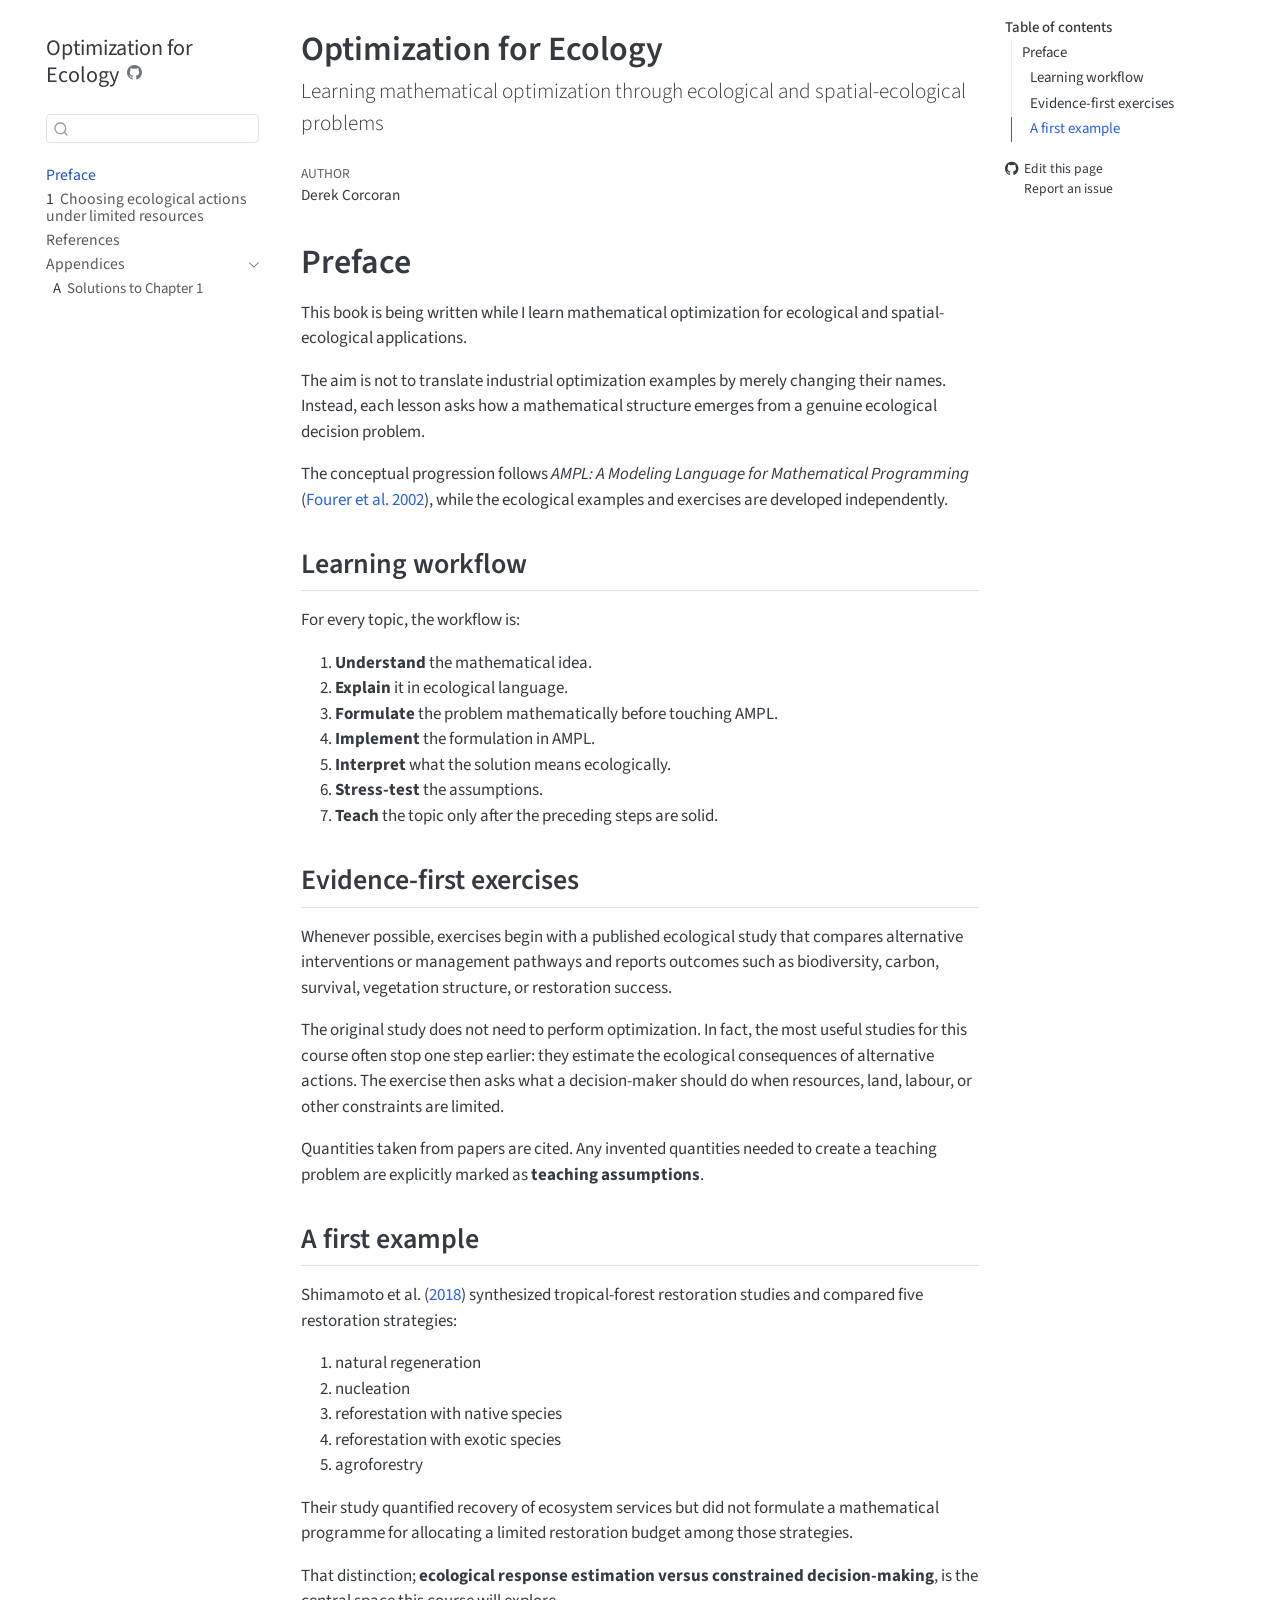
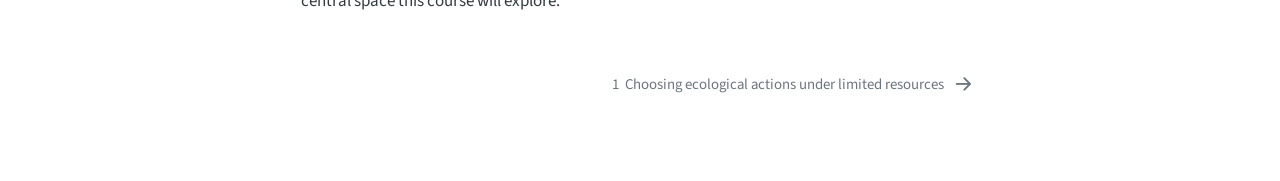
<file: docs/index.html>
<!DOCTYPE html>
<html xmlns="http://www.w3.org/1999/xhtml" lang="en" xml:lang="en"><head>

<meta charset="utf-8">
<meta name="generator" content="quarto-1.9.38">

<meta name="viewport" content="width=device-width, initial-scale=1.0, user-scalable=yes">

<meta name="author" content="Derek Corcoran">

<title>Optimization for Ecology</title>
<style>
/* Default styles provided by pandoc.
** See https://pandoc.org/MANUAL.html#variables-for-html for config info.
*/
code{white-space: pre-wrap;}
span.smallcaps{font-variant: small-caps;}
div.columns{display: flex; gap: min(4vw, 1.5em);}
div.column{flex: auto; overflow-x: auto;}
div.hanging-indent{margin-left: 1.5em; text-indent: -1.5em;}
ul.task-list{list-style: none;}
ul.task-list li input[type="checkbox"] {
  width: 0.8em;
  margin: 0 0.8em 0.2em -1em; /* quarto-specific, see https://github.com/quarto-dev/quarto-cli/issues/4556 */ 
  vertical-align: middle;
}
/* CSS for citations */
div.csl-bib-body { }
div.csl-entry {
  clear: both;
}
.hanging-indent div.csl-entry {
  margin-left:2em;
  text-indent:-2em;
}
div.csl-left-margin {
  min-width:2em;
  float:left;
}
div.csl-right-inline {
  margin-left:2em;
  padding-left:1em;
}
div.csl-indent {
  margin-left: 2em;
}</style>


<script src="site_libs/quarto-nav/quarto-nav.js"></script>
<script src="site_libs/quarto-nav/headroom.min.js"></script>
<script src="site_libs/clipboard/clipboard.min.js"></script>
<script src="site_libs/quarto-search/autocomplete.umd.js"></script>
<script src="site_libs/quarto-search/fuse.min.js"></script>
<script src="site_libs/quarto-search/quarto-search.js"></script>
<meta name="quarto:offset" content="./">
<link href="./chapters/01-ecological-actions.html" rel="next">
<script src="site_libs/quarto-html/quarto.js" type="module"></script>
<script src="site_libs/quarto-html/tabsets/tabsets.js" type="module"></script>
<script src="site_libs/quarto-html/popper.min.js"></script>
<script src="site_libs/quarto-html/tippy.umd.min.js"></script>
<script src="site_libs/quarto-html/anchor.min.js"></script>
<link href="site_libs/quarto-html/tippy.css" rel="stylesheet">
<link href="site_libs/quarto-html/quarto-syntax-highlighting-15634bcf2e68342d4ad2dfa704d543f6.css" rel="stylesheet" id="quarto-text-highlighting-styles">
<script src="site_libs/bootstrap/bootstrap.min.js"></script>
<link href="site_libs/bootstrap/bootstrap-icons.css" rel="stylesheet">
<link href="site_libs/bootstrap/bootstrap-33cc1de2f6350b3e2de4fe917c7624d9.min.css" rel="stylesheet" append-hash="true" id="quarto-bootstrap" data-mode="light">
<script id="quarto-search-options" type="application/json">{
  "location": "sidebar",
  "copy-button": false,
  "collapse-after": 3,
  "panel-placement": "start",
  "type": "textbox",
  "limit": 50,
  "keyboard-shortcut": [
    "f",
    "/",
    "s"
  ],
  "show-item-context": false,
  "language": {
    "search-no-results-text": "No results",
    "search-matching-documents-text": "matching documents",
    "search-copy-link-title": "Copy link to search",
    "search-hide-matches-text": "Hide additional matches",
    "search-more-match-text": "more match in this document",
    "search-more-matches-text": "more matches in this document",
    "search-clear-button-title": "Clear",
    "search-text-placeholder": "",
    "search-detached-cancel-button-title": "Cancel",
    "search-submit-button-title": "Submit",
    "search-label": "Search"
  }
}</script>


</head>

<body class="nav-sidebar floating quarto-light">

<div id="quarto-search-results"></div>
  <header id="quarto-header" class="headroom fixed-top">
  <nav class="quarto-secondary-nav">
    <div class="container-fluid d-flex">
      <button type="button" class="quarto-btn-toggle btn" data-bs-toggle="collapse" role="button" data-bs-target=".quarto-sidebar-collapse-item" aria-controls="quarto-sidebar" aria-expanded="false" aria-label="Toggle sidebar navigation" onclick="if (window.quartoToggleHeadroom) { window.quartoToggleHeadroom(); }">
        <i class="bi bi-layout-text-sidebar-reverse"></i>
      </button>
        <nav class="quarto-page-breadcrumbs" aria-label="breadcrumb"><ol class="breadcrumb"><li class="breadcrumb-item"><a href="./index.html">Preface</a></li></ol></nav>
        <a class="flex-grow-1" role="navigation" data-bs-toggle="collapse" data-bs-target=".quarto-sidebar-collapse-item" aria-controls="quarto-sidebar" aria-expanded="false" aria-label="Toggle sidebar navigation" onclick="if (window.quartoToggleHeadroom) { window.quartoToggleHeadroom(); }">      
        </a>
      <button type="button" class="btn quarto-search-button" aria-label="Search" onclick="window.quartoOpenSearch();">
        <i class="bi bi-search"></i>
      </button>
    </div>
  </nav>
</header>
<!-- content -->
<div id="quarto-content" class="quarto-container page-columns page-rows-contents page-layout-article">
<!-- sidebar -->
  <nav id="quarto-sidebar" class="sidebar collapse collapse-horizontal quarto-sidebar-collapse-item sidebar-navigation floating overflow-auto">
    <div class="pt-lg-2 mt-2 text-left sidebar-header">
    <div class="sidebar-title mb-0 py-0">
      <a href="./">Optimization for Ecology</a> 
        <div class="sidebar-tools-main">
    <a href="https://github.com/derek-corcoran-barrios/optimization-for-ecology" title="Source Code" class="quarto-navigation-tool px-1" aria-label="Source Code"><i class="bi bi-github"></i></a>
</div>
    </div>
      </div>
        <div class="mt-2 flex-shrink-0 align-items-center">
        <div class="sidebar-search">
        <div id="quarto-search" class="" title="Search"></div>
        </div>
        </div>
    <div class="sidebar-menu-container"> 
    <ul class="list-unstyled mt-1">
        <li class="sidebar-item">
  <div class="sidebar-item-container"> 
  <a href="./index.html" class="sidebar-item-text sidebar-link active">
 <span class="menu-text">Preface</span></a>
  </div>
</li>
        <li class="sidebar-item">
  <div class="sidebar-item-container"> 
  <a href="./chapters/01-ecological-actions.html" class="sidebar-item-text sidebar-link">
 <span class="menu-text"><span class="chapter-number">1</span>&nbsp; <span class="chapter-title">Choosing ecological actions under limited resources</span></span></a>
  </div>
</li>
        <li class="sidebar-item">
  <div class="sidebar-item-container"> 
  <a href="./references.html" class="sidebar-item-text sidebar-link">
 <span class="menu-text">References</span></a>
  </div>
</li>
        <li class="sidebar-item sidebar-item-section">
      <div class="sidebar-item-container"> 
            <a class="sidebar-item-text sidebar-link text-start" data-bs-toggle="collapse" data-bs-target="#quarto-sidebar-section-1" role="navigation" aria-expanded="true">
 <span class="menu-text">Appendices</span></a>
          <a class="sidebar-item-toggle text-start" data-bs-toggle="collapse" data-bs-target="#quarto-sidebar-section-1" role="navigation" aria-expanded="true" aria-label="Toggle section">
            <i class="bi bi-chevron-right ms-2"></i>
          </a> 
      </div>
      <ul id="quarto-sidebar-section-1" class="collapse list-unstyled sidebar-section depth1 show">  
          <li class="sidebar-item">
  <div class="sidebar-item-container"> 
  <a href="./solutions/01-solutions.html" class="sidebar-item-text sidebar-link">
 <span class="menu-text"><span class="chapter-number">A</span>&nbsp; <span class="chapter-title">Solutions to Chapter 1</span></span></a>
  </div>
</li>
      </ul>
  </li>
    </ul>
    </div>
</nav>
<div id="quarto-sidebar-glass" class="quarto-sidebar-collapse-item" data-bs-toggle="collapse" data-bs-target=".quarto-sidebar-collapse-item"></div>
<!-- margin-sidebar -->
    <div id="quarto-margin-sidebar" class="sidebar margin-sidebar">
        <nav id="TOC" role="doc-toc" class="toc-active">
    <h2 id="toc-title">Table of contents</h2>
   
  <ul>
  <li><a href="#preface" id="toc-preface" class="nav-link active" data-scroll-target="#preface">Preface</a>
  <ul class="collapse">
  <li><a href="#learning-workflow" id="toc-learning-workflow" class="nav-link" data-scroll-target="#learning-workflow">Learning workflow</a></li>
  <li><a href="#evidence-first-exercises" id="toc-evidence-first-exercises" class="nav-link" data-scroll-target="#evidence-first-exercises">Evidence-first exercises</a></li>
  <li><a href="#a-first-example" id="toc-a-first-example" class="nav-link" data-scroll-target="#a-first-example">A first example</a></li>
  </ul></li>
  </ul>
<div class="toc-actions"><ul><li><a href="https://github.com/derek-corcoran-barrios/optimization-for-ecology/edit/main/index.qmd" class="toc-action"><i class="bi bi-github"></i>Edit this page</a></li><li><a href="https://github.com/derek-corcoran-barrios/optimization-for-ecology/issues/new" class="toc-action"><i class="bi empty"></i>Report an issue</a></li></ul></div></nav>
    </div>
<!-- main -->
<main class="content" id="quarto-document-content">

<header id="title-block-header" class="quarto-title-block default">
<div class="quarto-title">
<h1 class="title">Optimization for Ecology</h1>
<p class="subtitle lead">Learning mathematical optimization through ecological and spatial-ecological problems</p>
</div>



<div class="quarto-title-meta">

    <div>
    <div class="quarto-title-meta-heading">Author</div>
    <div class="quarto-title-meta-contents">
             <p>Derek Corcoran </p>
          </div>
  </div>
    
  
    
  </div>
  


</header>


<section id="preface" class="level1 unnumbered">
<h1 class="unnumbered">Preface</h1>
<p>This book is being written while I learn mathematical optimization for ecological and spatial-ecological applications.</p>
<p>The aim is not to translate industrial optimization examples by merely changing their names. Instead, each lesson asks how a mathematical structure emerges from a genuine ecological decision problem.</p>
<p>The conceptual progression follows <em>AMPL: A Modeling Language for Mathematical Programming</em> <span class="citation" data-cites="fourer2002ampl">(<a href="references.html#ref-fourer2002ampl" role="doc-biblioref">Fourer et al. 2002</a>)</span>, while the ecological examples and exercises are developed independently.</p>
<section id="learning-workflow" class="level2">
<h2 class="anchored" data-anchor-id="learning-workflow">Learning workflow</h2>
<p>For every topic, the workflow is:</p>
<ol type="1">
<li><strong>Understand</strong> the mathematical idea.</li>
<li><strong>Explain</strong> it in ecological language.</li>
<li><strong>Formulate</strong> the problem mathematically before touching AMPL.</li>
<li><strong>Implement</strong> the formulation in AMPL.</li>
<li><strong>Interpret</strong> what the solution means ecologically.</li>
<li><strong>Stress-test</strong> the assumptions.</li>
<li><strong>Teach</strong> the topic only after the preceding steps are solid.</li>
</ol>
</section>
<section id="evidence-first-exercises" class="level2">
<h2 class="anchored" data-anchor-id="evidence-first-exercises">Evidence-first exercises</h2>
<p>Whenever possible, exercises begin with a published ecological study that compares alternative interventions or management pathways and reports outcomes such as biodiversity, carbon, survival, vegetation structure, or restoration success.</p>
<p>The original study does not need to perform optimization. In fact, the most useful studies for this course often stop one step earlier: they estimate the ecological consequences of alternative actions. The exercise then asks what a decision-maker should do when resources, land, labour, or other constraints are limited.</p>
<p>Quantities taken from papers are cited. Any invented quantities needed to create a teaching problem are explicitly marked as <strong>teaching assumptions</strong>.</p>
</section>
<section id="a-first-example" class="level2">
<h2 class="anchored" data-anchor-id="a-first-example">A first example</h2>
<p>Shimamoto et al. <span class="citation" data-cites="shimamoto2018">(<a href="references.html#ref-shimamoto2018" role="doc-biblioref">2018</a>)</span> synthesized tropical-forest restoration studies and compared five restoration strategies:</p>
<ol type="1">
<li>natural regeneration</li>
<li>nucleation</li>
<li>reforestation with native species</li>
<li>reforestation with exotic species</li>
<li>agroforestry</li>
</ol>
<p>Their study quantified recovery of ecosystem services but did not formulate a mathematical programme for allocating a limited restoration budget among those strategies.</p>
<p>That distinction; <strong>ecological response estimation versus constrained decision-making</strong>, is the central space this course will explore.</p>


<div id="refs" class="references csl-bib-body hanging-indent" role="list" style="display: none">
<div id="ref-fourer2002ampl" class="csl-entry" role="listitem">
Fourer, Robert, David M. Gay, and Brian W. Kernighan. 2002. <em>AMPL: A Modeling Language for Mathematical Programming</em>. 2nd ed. Duxbury/Thomson. <a href="https://ampl.com/wp-content/uploads/BOOK.pdf">https://ampl.com/wp-content/uploads/BOOK.pdf</a>.
</div>
<div id="ref-shimamoto2018" class="csl-entry" role="listitem">
Shimamoto, Claudia Y., André A. Padial, Clarissa M. da Rosa, and Márcia C. M. Marques. 2018. <span>“Restoration of Ecosystem Services in Tropical Forests: A Global Meta-Analysis.”</span> <em>PLOS ONE</em> 13 (12): e0208523. <a href="https://doi.org/10.1371/journal.pone.0208523">https://doi.org/10.1371/journal.pone.0208523</a>.
</div>
</div>
</section>
</section>

</main> <!-- /main -->
<script id="quarto-html-after-body" type="application/javascript">
  window.document.addEventListener("DOMContentLoaded", function (event) {
    const icon = "";
    const anchorJS = new window.AnchorJS();
    anchorJS.options = {
      placement: 'right',
      icon: icon
    };
    anchorJS.add('.anchored');
    const isCodeAnnotation = (el) => {
      for (const clz of el.classList) {
        if (clz.startsWith('code-annotation-')) {                     
          return true;
        }
      }
      return false;
    }
    const onCopySuccess = function(e) {
      // button target
      const button = e.trigger;
      // don't keep focus
      button.blur();
      // flash "checked"
      button.classList.add('code-copy-button-checked');
      var currentTitle = button.getAttribute("title");
      button.setAttribute("title", "Copied!");
      let tooltip;
      if (window.bootstrap) {
        button.setAttribute("data-bs-toggle", "tooltip");
        button.setAttribute("data-bs-placement", "left");
        button.setAttribute("data-bs-title", "Copied!");
        tooltip = new bootstrap.Tooltip(button, 
          { trigger: "manual", 
            customClass: "code-copy-button-tooltip",
            offset: [0, -8]});
        tooltip.show();    
      }
      setTimeout(function() {
        if (tooltip) {
          tooltip.hide();
          button.removeAttribute("data-bs-title");
          button.removeAttribute("data-bs-toggle");
          button.removeAttribute("data-bs-placement");
        }
        button.setAttribute("title", currentTitle);
        button.classList.remove('code-copy-button-checked');
      }, 1000);
      // clear code selection
      e.clearSelection();
    }
    const getTextToCopy = function(trigger) {
      const outerScaffold = trigger.parentElement.cloneNode(true);
      const codeEl = outerScaffold.querySelector('code');
      for (const childEl of codeEl.children) {
        if (isCodeAnnotation(childEl)) {
          childEl.remove();
        }
      }
      return codeEl.innerText;
    }
    const clipboard = new window.ClipboardJS('.code-copy-button:not([data-in-quarto-modal])', {
      text: getTextToCopy
    });
    clipboard.on('success', onCopySuccess);
    if (window.document.getElementById('quarto-embedded-source-code-modal')) {
      const clipboardModal = new window.ClipboardJS('.code-copy-button[data-in-quarto-modal]', {
        text: getTextToCopy,
        container: window.document.getElementById('quarto-embedded-source-code-modal')
      });
      clipboardModal.on('success', onCopySuccess);
    }
      var localhostRegex = new RegExp(/^(?:http|https):\/\/localhost\:?[0-9]*\//);
      var mailtoRegex = new RegExp(/^mailto:/);
        var filterRegex = new RegExp('/' + window.location.host + '/');
      var isInternal = (href) => {
          return filterRegex.test(href) || localhostRegex.test(href) || mailtoRegex.test(href);
      }
      // Inspect non-navigation links and adorn them if external
     var links = window.document.querySelectorAll('a[href]:not(.nav-link):not(.navbar-brand):not(.toc-action):not(.sidebar-link):not(.sidebar-item-toggle):not(.pagination-link):not(.no-external):not([aria-hidden]):not(.dropdown-item):not(.quarto-navigation-tool):not(.about-link)');
      for (var i=0; i<links.length; i++) {
        const link = links[i];
        if (!isInternal(link.href)) {
          // undo the damage that might have been done by quarto-nav.js in the case of
          // links that we want to consider external
          if (link.dataset.originalHref !== undefined) {
            link.href = link.dataset.originalHref;
          }
        }
      }
    function tippyHover(el, contentFn, onTriggerFn, onUntriggerFn) {
      const config = {
        allowHTML: true,
        maxWidth: 500,
        delay: 100,
        arrow: false,
        appendTo: function(el) {
            return el.parentElement;
        },
        interactive: true,
        interactiveBorder: 10,
        theme: 'quarto',
        placement: 'bottom-start',
      };
      if (contentFn) {
        config.content = contentFn;
      }
      if (onTriggerFn) {
        config.onTrigger = onTriggerFn;
      }
      if (onUntriggerFn) {
        config.onUntrigger = onUntriggerFn;
      }
      window.tippy(el, config); 
    }
    const noterefs = window.document.querySelectorAll('a[role="doc-noteref"]');
    for (var i=0; i<noterefs.length; i++) {
      const ref = noterefs[i];
      tippyHover(ref, function() {
        // use id or data attribute instead here
        let href = ref.getAttribute('data-footnote-href') || ref.getAttribute('href');
        try { href = new URL(href).hash; } catch {}
        const id = href.replace(/^#\/?/, "");
        const note = window.document.getElementById(id);
        if (note) {
          return note.innerHTML;
        } else {
          return "";
        }
      });
    }
    const xrefs = window.document.querySelectorAll('a.quarto-xref');
    const processXRef = (id, note) => {
      // Strip column container classes
      const stripColumnClz = (el) => {
        el.classList.remove("page-full", "page-columns");
        if (el.children) {
          for (const child of el.children) {
            stripColumnClz(child);
          }
        }
      }
      stripColumnClz(note)
      if (id === null || id.startsWith('sec-')) {
        // Special case sections, only their first couple elements
        const container = document.createElement("div");
        if (note.children && note.children.length > 2) {
          container.appendChild(note.children[0].cloneNode(true));
          for (let i = 1; i < note.children.length; i++) {
            const child = note.children[i];
            if (child.tagName === "P" && child.innerText === "") {
              continue;
            } else {
              container.appendChild(child.cloneNode(true));
              break;
            }
          }
          if (window.Quarto?.typesetMath) {
            window.Quarto.typesetMath(container);
          }
          return container.innerHTML
        } else {
          if (window.Quarto?.typesetMath) {
            window.Quarto.typesetMath(note);
          }
          return note.innerHTML;
        }
      } else {
        // Remove any anchor links if they are present
        const anchorLink = note.querySelector('a.anchorjs-link');
        if (anchorLink) {
          anchorLink.remove();
        }
        if (window.Quarto?.typesetMath) {
          window.Quarto.typesetMath(note);
        }
        if (note.classList.contains("callout")) {
          return note.outerHTML;
        } else {
          return note.innerHTML;
        }
      }
    }
    for (var i=0; i<xrefs.length; i++) {
      const xref = xrefs[i];
      tippyHover(xref, undefined, function(instance) {
        instance.disable();
        let url = xref.getAttribute('href');
        let hash = undefined; 
        if (url.startsWith('#')) {
          hash = url;
        } else {
          try { hash = new URL(url).hash; } catch {}
        }
        if (hash) {
          const id = hash.replace(/^#\/?/, "");
          const note = window.document.getElementById(id);
          if (note !== null) {
            try {
              const html = processXRef(id, note.cloneNode(true));
              instance.setContent(html);
            } finally {
              instance.enable();
              instance.show();
            }
          } else {
            // See if we can fetch this
            fetch(url.split('#')[0])
            .then(res => res.text())
            .then(html => {
              const parser = new DOMParser();
              const htmlDoc = parser.parseFromString(html, "text/html");
              const note = htmlDoc.getElementById(id);
              if (note !== null) {
                const html = processXRef(id, note);
                instance.setContent(html);
              } 
            }).finally(() => {
              instance.enable();
              instance.show();
            });
          }
        } else {
          // See if we can fetch a full url (with no hash to target)
          // This is a special case and we should probably do some content thinning / targeting
          fetch(url)
          .then(res => res.text())
          .then(html => {
            const parser = new DOMParser();
            const htmlDoc = parser.parseFromString(html, "text/html");
            const note = htmlDoc.querySelector('main.content');
            if (note !== null) {
              // This should only happen for chapter cross references
              // (since there is no id in the URL)
              // remove the first header
              if (note.children.length > 0 && note.children[0].tagName === "HEADER") {
                note.children[0].remove();
              }
              const html = processXRef(null, note);
              instance.setContent(html);
            } 
          }).finally(() => {
            instance.enable();
            instance.show();
          });
        }
      }, function(instance) {
      });
    }
        let selectedAnnoteEl;
        const selectorForAnnotation = ( cell, annotation) => {
          let cellAttr = 'data-code-cell="' + cell + '"';
          let lineAttr = 'data-code-annotation="' +  annotation + '"';
          const selector = 'span[' + cellAttr + '][' + lineAttr + ']';
          return selector;
        }
        const selectCodeLines = (annoteEl) => {
          const doc = window.document;
          const targetCell = annoteEl.getAttribute("data-target-cell");
          const targetAnnotation = annoteEl.getAttribute("data-target-annotation");
          const annoteSpan = window.document.querySelector(selectorForAnnotation(targetCell, targetAnnotation));
          const lines = annoteSpan.getAttribute("data-code-lines").split(",");
          const lineIds = lines.map((line) => {
            return targetCell + "-" + line;
          })
          let top = null;
          let height = null;
          let parent = null;
          if (lineIds.length > 0) {
              //compute the position of the single el (top and bottom and make a div)
              const el = window.document.getElementById(lineIds[0]);
              top = el.offsetTop;
              height = el.offsetHeight;
              parent = el.parentElement.parentElement;
            if (lineIds.length > 1) {
              const lastEl = window.document.getElementById(lineIds[lineIds.length - 1]);
              const bottom = lastEl.offsetTop + lastEl.offsetHeight;
              height = bottom - top;
            }
            if (top !== null && height !== null && parent !== null) {
              // cook up a div (if necessary) and position it 
              let div = window.document.getElementById("code-annotation-line-highlight");
              if (div === null) {
                div = window.document.createElement("div");
                div.setAttribute("id", "code-annotation-line-highlight");
                div.style.position = 'absolute';
                parent.appendChild(div);
              }
              div.style.top = top - 2 + "px";
              div.style.height = height + 4 + "px";
              div.style.left = 0;
              let gutterDiv = window.document.getElementById("code-annotation-line-highlight-gutter");
              if (gutterDiv === null) {
                gutterDiv = window.document.createElement("div");
                gutterDiv.setAttribute("id", "code-annotation-line-highlight-gutter");
                gutterDiv.style.position = 'absolute';
                const codeCell = window.document.getElementById(targetCell);
                const gutter = codeCell.querySelector('.code-annotation-gutter');
                gutter.appendChild(gutterDiv);
              }
              gutterDiv.style.top = top - 2 + "px";
              gutterDiv.style.height = height + 4 + "px";
            }
            selectedAnnoteEl = annoteEl;
          }
        };
        const unselectCodeLines = () => {
          const elementsIds = ["code-annotation-line-highlight", "code-annotation-line-highlight-gutter"];
          elementsIds.forEach((elId) => {
            const div = window.document.getElementById(elId);
            if (div) {
              div.remove();
            }
          });
          selectedAnnoteEl = undefined;
        };
          // Handle positioning of the toggle
      window.addEventListener(
        "resize",
        throttle(() => {
          elRect = undefined;
          if (selectedAnnoteEl) {
            selectCodeLines(selectedAnnoteEl);
          }
        }, 10)
      );
      function throttle(fn, ms) {
      let throttle = false;
      let timer;
        return (...args) => {
          if(!throttle) { // first call gets through
              fn.apply(this, args);
              throttle = true;
          } else { // all the others get throttled
              if(timer) clearTimeout(timer); // cancel #2
              timer = setTimeout(() => {
                fn.apply(this, args);
                timer = throttle = false;
              }, ms);
          }
        };
      }
        // Attach click handler to the DT
        const annoteDls = window.document.querySelectorAll('dt[data-target-cell]');
        for (const annoteDlNode of annoteDls) {
          annoteDlNode.addEventListener('click', (event) => {
            const clickedEl = event.target;
            if (clickedEl !== selectedAnnoteEl) {
              unselectCodeLines();
              const activeEl = window.document.querySelector('dt[data-target-cell].code-annotation-active');
              if (activeEl) {
                activeEl.classList.remove('code-annotation-active');
              }
              selectCodeLines(clickedEl);
              clickedEl.classList.add('code-annotation-active');
            } else {
              // Unselect the line
              unselectCodeLines();
              clickedEl.classList.remove('code-annotation-active');
            }
          });
        }
    const findCites = (el) => {
      const parentEl = el.parentElement;
      if (parentEl) {
        const cites = parentEl.dataset.cites;
        if (cites) {
          return {
            el,
            cites: cites.split(' ')
          };
        } else {
          return findCites(el.parentElement)
        }
      } else {
        return undefined;
      }
    };
    var bibliorefs = window.document.querySelectorAll('a[role="doc-biblioref"]');
    for (var i=0; i<bibliorefs.length; i++) {
      const ref = bibliorefs[i];
      const citeInfo = findCites(ref);
      if (citeInfo) {
        tippyHover(citeInfo.el, function() {
          var popup = window.document.createElement('div');
          citeInfo.cites.forEach(function(cite) {
            var citeDiv = window.document.createElement('div');
            citeDiv.classList.add('hanging-indent');
            citeDiv.classList.add('csl-entry');
            var biblioDiv = window.document.getElementById('ref-' + cite);
            if (biblioDiv) {
              citeDiv.innerHTML = biblioDiv.innerHTML;
            }
            popup.appendChild(citeDiv);
          });
          return popup.innerHTML;
        });
      }
    }
  });
  </script>
<nav class="page-navigation">
  <div class="nav-page nav-page-previous">
  </div>
  <div class="nav-page nav-page-next">
      <a href="./chapters/01-ecological-actions.html" class="pagination-link" aria-label="Choosing ecological actions under limited resources">
        <span class="nav-page-text"><span class="chapter-number">1</span>&nbsp; <span class="chapter-title">Choosing ecological actions under limited resources</span></span> <i class="bi bi-arrow-right-short"></i>
      </a>
  </div>
</nav>
</div> <!-- /content -->




<footer class="footer"><div class="nav-footer"><div class="nav-footer-center"><div class="toc-actions d-sm-block d-md-none"><ul><li><a href="https://github.com/derek-corcoran-barrios/optimization-for-ecology/edit/main/index.qmd" class="toc-action"><i class="bi bi-github"></i>Edit this page</a></li><li><a href="https://github.com/derek-corcoran-barrios/optimization-for-ecology/issues/new" class="toc-action"><i class="bi empty"></i>Report an issue</a></li></ul></div></div></div></footer></body></html>
</file>
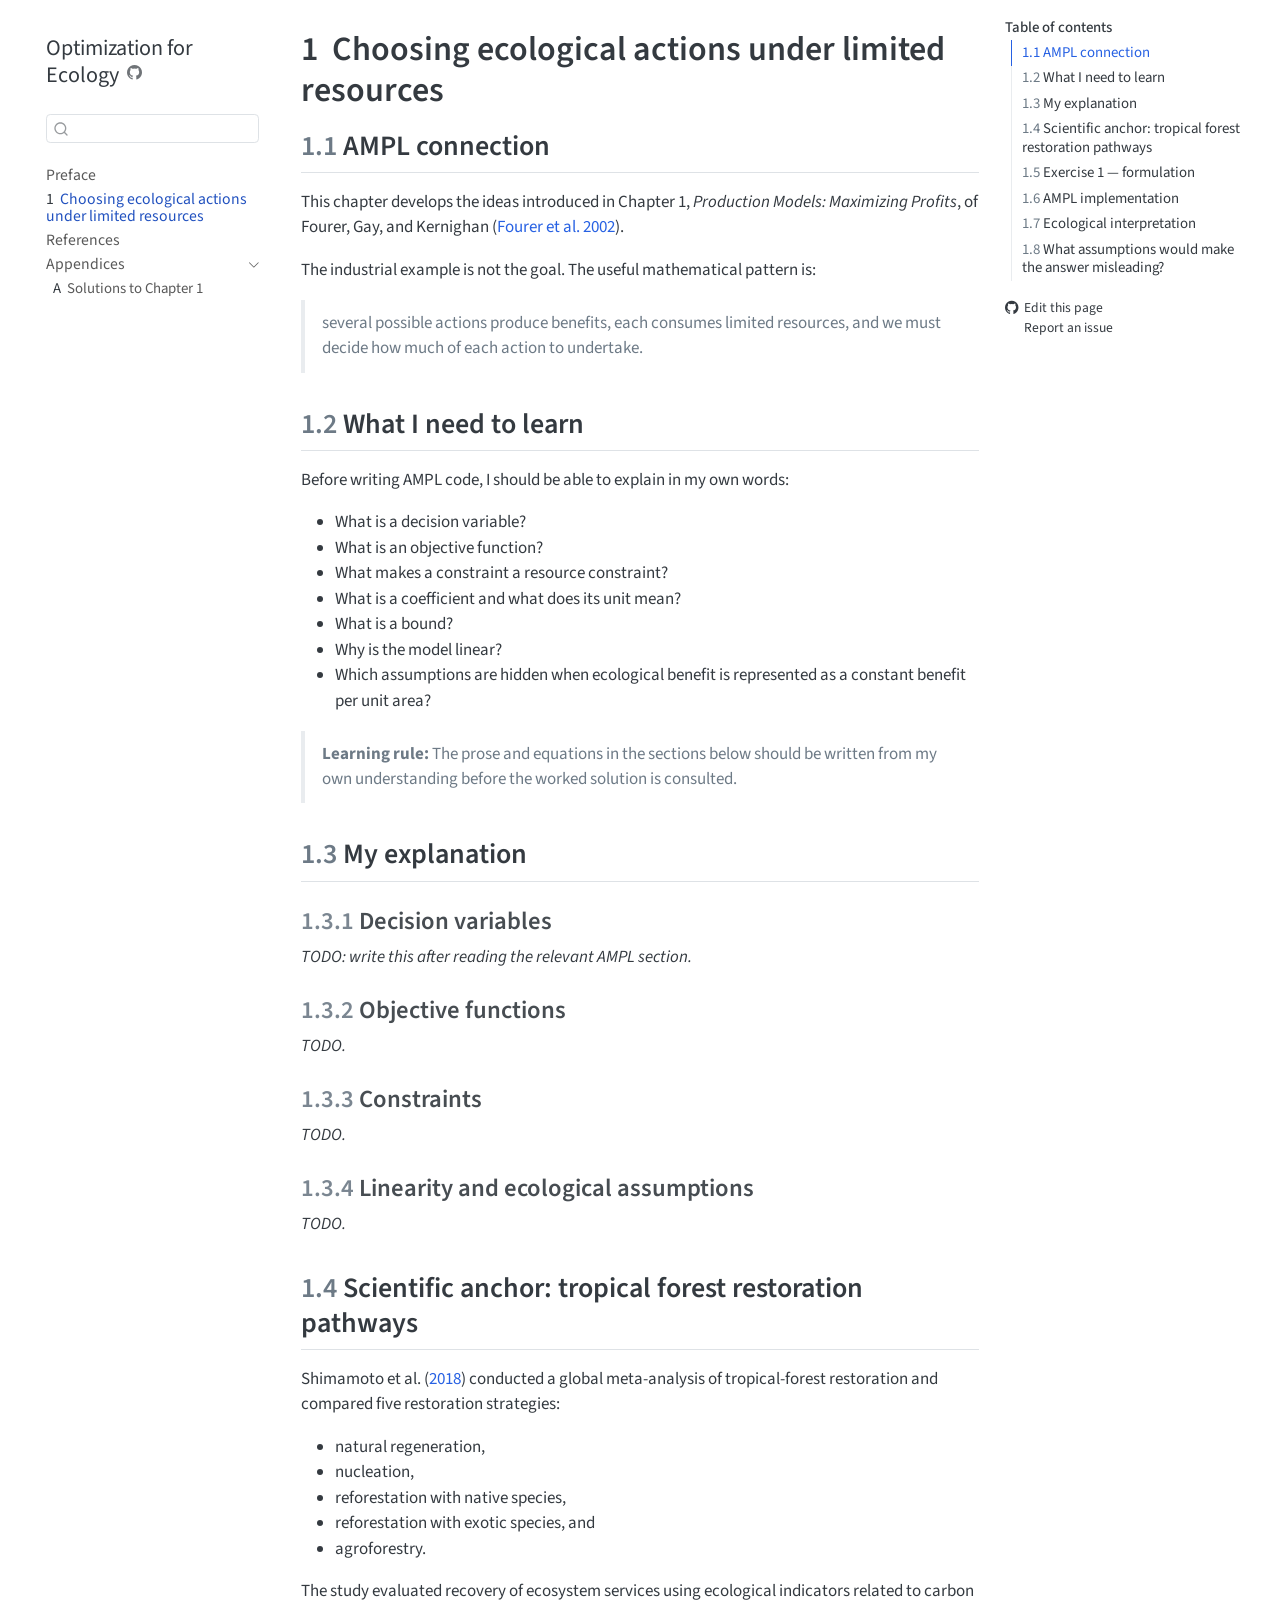
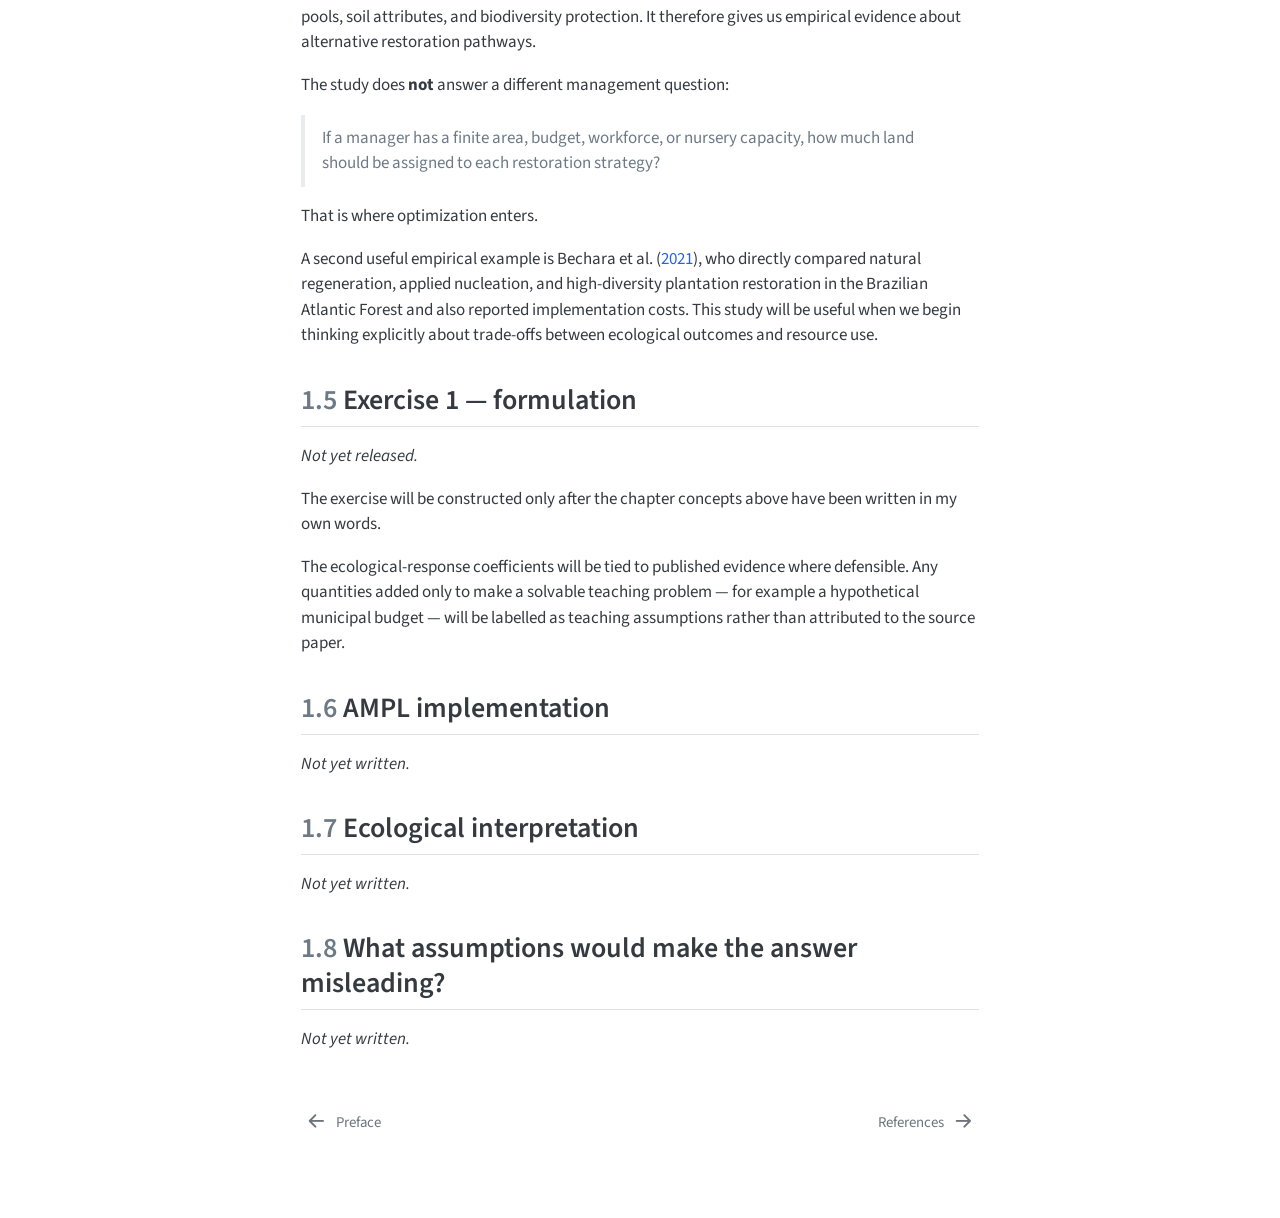
<file: docs/chapters/01-ecological-actions.html>
<!DOCTYPE html>
<html xmlns="http://www.w3.org/1999/xhtml" lang="en" xml:lang="en"><head>

<meta charset="utf-8">
<meta name="generator" content="quarto-1.9.38">

<meta name="viewport" content="width=device-width, initial-scale=1.0, user-scalable=yes">


<title>1&nbsp; Choosing ecological actions under limited resources – Optimization for Ecology</title>
<style>
/* Default styles provided by pandoc.
** See https://pandoc.org/MANUAL.html#variables-for-html for config info.
*/
code{white-space: pre-wrap;}
span.smallcaps{font-variant: small-caps;}
div.columns{display: flex; gap: min(4vw, 1.5em);}
div.column{flex: auto; overflow-x: auto;}
div.hanging-indent{margin-left: 1.5em; text-indent: -1.5em;}
ul.task-list{list-style: none;}
ul.task-list li input[type="checkbox"] {
  width: 0.8em;
  margin: 0 0.8em 0.2em -1em; /* quarto-specific, see https://github.com/quarto-dev/quarto-cli/issues/4556 */ 
  vertical-align: middle;
}
/* CSS for citations */
div.csl-bib-body { }
div.csl-entry {
  clear: both;
}
.hanging-indent div.csl-entry {
  margin-left:2em;
  text-indent:-2em;
}
div.csl-left-margin {
  min-width:2em;
  float:left;
}
div.csl-right-inline {
  margin-left:2em;
  padding-left:1em;
}
div.csl-indent {
  margin-left: 2em;
}</style>


<script src="../site_libs/quarto-nav/quarto-nav.js"></script>
<script src="../site_libs/quarto-nav/headroom.min.js"></script>
<script src="../site_libs/clipboard/clipboard.min.js"></script>
<script src="../site_libs/quarto-search/autocomplete.umd.js"></script>
<script src="../site_libs/quarto-search/fuse.min.js"></script>
<script src="../site_libs/quarto-search/quarto-search.js"></script>
<meta name="quarto:offset" content="../">
<link href="../references.html" rel="next">
<link href="../index.html" rel="prev">
<script src="../site_libs/quarto-html/quarto.js" type="module"></script>
<script src="../site_libs/quarto-html/tabsets/tabsets.js" type="module"></script>
<script src="../site_libs/quarto-html/popper.min.js"></script>
<script src="../site_libs/quarto-html/tippy.umd.min.js"></script>
<script src="../site_libs/quarto-html/anchor.min.js"></script>
<link href="../site_libs/quarto-html/tippy.css" rel="stylesheet">
<link href="../site_libs/quarto-html/quarto-syntax-highlighting-15634bcf2e68342d4ad2dfa704d543f6.css" rel="stylesheet" id="quarto-text-highlighting-styles">
<script src="../site_libs/bootstrap/bootstrap.min.js"></script>
<link href="../site_libs/bootstrap/bootstrap-icons.css" rel="stylesheet">
<link href="../site_libs/bootstrap/bootstrap-33cc1de2f6350b3e2de4fe917c7624d9.min.css" rel="stylesheet" append-hash="true" id="quarto-bootstrap" data-mode="light">
<script id="quarto-search-options" type="application/json">{
  "location": "sidebar",
  "copy-button": false,
  "collapse-after": 3,
  "panel-placement": "start",
  "type": "textbox",
  "limit": 50,
  "keyboard-shortcut": [
    "f",
    "/",
    "s"
  ],
  "show-item-context": false,
  "language": {
    "search-no-results-text": "No results",
    "search-matching-documents-text": "matching documents",
    "search-copy-link-title": "Copy link to search",
    "search-hide-matches-text": "Hide additional matches",
    "search-more-match-text": "more match in this document",
    "search-more-matches-text": "more matches in this document",
    "search-clear-button-title": "Clear",
    "search-text-placeholder": "",
    "search-detached-cancel-button-title": "Cancel",
    "search-submit-button-title": "Submit",
    "search-label": "Search"
  }
}</script>


</head>

<body class="nav-sidebar floating quarto-light">

<div id="quarto-search-results"></div>
  <header id="quarto-header" class="headroom fixed-top">
  <nav class="quarto-secondary-nav">
    <div class="container-fluid d-flex">
      <button type="button" class="quarto-btn-toggle btn" data-bs-toggle="collapse" role="button" data-bs-target=".quarto-sidebar-collapse-item" aria-controls="quarto-sidebar" aria-expanded="false" aria-label="Toggle sidebar navigation" onclick="if (window.quartoToggleHeadroom) { window.quartoToggleHeadroom(); }">
        <i class="bi bi-layout-text-sidebar-reverse"></i>
      </button>
        <nav class="quarto-page-breadcrumbs" aria-label="breadcrumb"><ol class="breadcrumb"><li class="breadcrumb-item"><a href="../chapters/01-ecological-actions.html"><span class="chapter-number">1</span>&nbsp; <span class="chapter-title">Choosing ecological actions under limited resources</span></a></li></ol></nav>
        <a class="flex-grow-1" role="navigation" data-bs-toggle="collapse" data-bs-target=".quarto-sidebar-collapse-item" aria-controls="quarto-sidebar" aria-expanded="false" aria-label="Toggle sidebar navigation" onclick="if (window.quartoToggleHeadroom) { window.quartoToggleHeadroom(); }">      
        </a>
      <button type="button" class="btn quarto-search-button" aria-label="Search" onclick="window.quartoOpenSearch();">
        <i class="bi bi-search"></i>
      </button>
    </div>
  </nav>
</header>
<!-- content -->
<div id="quarto-content" class="quarto-container page-columns page-rows-contents page-layout-article">
<!-- sidebar -->
  <nav id="quarto-sidebar" class="sidebar collapse collapse-horizontal quarto-sidebar-collapse-item sidebar-navigation floating overflow-auto">
    <div class="pt-lg-2 mt-2 text-left sidebar-header">
    <div class="sidebar-title mb-0 py-0">
      <a href="../">Optimization for Ecology</a> 
        <div class="sidebar-tools-main">
    <a href="https://github.com/derek-corcoran-barrios/optimization-for-ecology" title="Source Code" class="quarto-navigation-tool px-1" aria-label="Source Code"><i class="bi bi-github"></i></a>
</div>
    </div>
      </div>
        <div class="mt-2 flex-shrink-0 align-items-center">
        <div class="sidebar-search">
        <div id="quarto-search" class="" title="Search"></div>
        </div>
        </div>
    <div class="sidebar-menu-container"> 
    <ul class="list-unstyled mt-1">
        <li class="sidebar-item">
  <div class="sidebar-item-container"> 
  <a href="../index.html" class="sidebar-item-text sidebar-link">
 <span class="menu-text">Preface</span></a>
  </div>
</li>
        <li class="sidebar-item">
  <div class="sidebar-item-container"> 
  <a href="../chapters/01-ecological-actions.html" class="sidebar-item-text sidebar-link active">
 <span class="menu-text"><span class="chapter-number">1</span>&nbsp; <span class="chapter-title">Choosing ecological actions under limited resources</span></span></a>
  </div>
</li>
        <li class="sidebar-item">
  <div class="sidebar-item-container"> 
  <a href="../references.html" class="sidebar-item-text sidebar-link">
 <span class="menu-text">References</span></a>
  </div>
</li>
        <li class="sidebar-item sidebar-item-section">
      <div class="sidebar-item-container"> 
            <a class="sidebar-item-text sidebar-link text-start" data-bs-toggle="collapse" data-bs-target="#quarto-sidebar-section-1" role="navigation" aria-expanded="true">
 <span class="menu-text">Appendices</span></a>
          <a class="sidebar-item-toggle text-start" data-bs-toggle="collapse" data-bs-target="#quarto-sidebar-section-1" role="navigation" aria-expanded="true" aria-label="Toggle section">
            <i class="bi bi-chevron-right ms-2"></i>
          </a> 
      </div>
      <ul id="quarto-sidebar-section-1" class="collapse list-unstyled sidebar-section depth1 show">  
          <li class="sidebar-item">
  <div class="sidebar-item-container"> 
  <a href="../solutions/01-solutions.html" class="sidebar-item-text sidebar-link">
 <span class="menu-text"><span class="chapter-number">A</span>&nbsp; <span class="chapter-title">Solutions to Chapter 1</span></span></a>
  </div>
</li>
      </ul>
  </li>
    </ul>
    </div>
</nav>
<div id="quarto-sidebar-glass" class="quarto-sidebar-collapse-item" data-bs-toggle="collapse" data-bs-target=".quarto-sidebar-collapse-item"></div>
<!-- margin-sidebar -->
    <div id="quarto-margin-sidebar" class="sidebar margin-sidebar">
        <nav id="TOC" role="doc-toc" class="toc-active">
    <h2 id="toc-title">Table of contents</h2>
   
  <ul>
  <li><a href="#ampl-connection" id="toc-ampl-connection" class="nav-link active" data-scroll-target="#ampl-connection"><span class="header-section-number">1.1</span> AMPL connection</a></li>
  <li><a href="#what-i-need-to-learn" id="toc-what-i-need-to-learn" class="nav-link" data-scroll-target="#what-i-need-to-learn"><span class="header-section-number">1.2</span> What I need to learn</a></li>
  <li><a href="#my-explanation" id="toc-my-explanation" class="nav-link" data-scroll-target="#my-explanation"><span class="header-section-number">1.3</span> My explanation</a>
  <ul class="collapse">
  <li><a href="#decision-variables" id="toc-decision-variables" class="nav-link" data-scroll-target="#decision-variables"><span class="header-section-number">1.3.1</span> Decision variables</a></li>
  <li><a href="#objective-functions" id="toc-objective-functions" class="nav-link" data-scroll-target="#objective-functions"><span class="header-section-number">1.3.2</span> Objective functions</a></li>
  <li><a href="#constraints" id="toc-constraints" class="nav-link" data-scroll-target="#constraints"><span class="header-section-number">1.3.3</span> Constraints</a></li>
  <li><a href="#linearity-and-ecological-assumptions" id="toc-linearity-and-ecological-assumptions" class="nav-link" data-scroll-target="#linearity-and-ecological-assumptions"><span class="header-section-number">1.3.4</span> Linearity and ecological assumptions</a></li>
  </ul></li>
  <li><a href="#scientific-anchor-tropical-forest-restoration-pathways" id="toc-scientific-anchor-tropical-forest-restoration-pathways" class="nav-link" data-scroll-target="#scientific-anchor-tropical-forest-restoration-pathways"><span class="header-section-number">1.4</span> Scientific anchor: tropical forest restoration pathways</a></li>
  <li><a href="#exercise-1-formulation" id="toc-exercise-1-formulation" class="nav-link" data-scroll-target="#exercise-1-formulation"><span class="header-section-number">1.5</span> Exercise 1 — formulation</a></li>
  <li><a href="#ampl-implementation" id="toc-ampl-implementation" class="nav-link" data-scroll-target="#ampl-implementation"><span class="header-section-number">1.6</span> AMPL implementation</a></li>
  <li><a href="#ecological-interpretation" id="toc-ecological-interpretation" class="nav-link" data-scroll-target="#ecological-interpretation"><span class="header-section-number">1.7</span> Ecological interpretation</a></li>
  <li><a href="#what-assumptions-would-make-the-answer-misleading" id="toc-what-assumptions-would-make-the-answer-misleading" class="nav-link" data-scroll-target="#what-assumptions-would-make-the-answer-misleading"><span class="header-section-number">1.8</span> What assumptions would make the answer misleading?</a></li>
  </ul>
<div class="toc-actions"><ul><li><a href="https://github.com/derek-corcoran-barrios/optimization-for-ecology/edit/main/chapters/01-ecological-actions.qmd" class="toc-action"><i class="bi bi-github"></i>Edit this page</a></li><li><a href="https://github.com/derek-corcoran-barrios/optimization-for-ecology/issues/new" class="toc-action"><i class="bi empty"></i>Report an issue</a></li></ul></div></nav>
    </div>
<!-- main -->
<main class="content" id="quarto-document-content">

<header id="title-block-header" class="quarto-title-block default">
<div class="quarto-title">
<h1 class="title"><span class="chapter-number">1</span>&nbsp; <span class="chapter-title">Choosing ecological actions under limited resources</span></h1>
</div>



<div class="quarto-title-meta">

    
  
    
  </div>
  


</header>


<section id="ampl-connection" class="level2" data-number="1.1">
<h2 data-number="1.1" class="anchored" data-anchor-id="ampl-connection"><span class="header-section-number">1.1</span> AMPL connection</h2>
<p>This chapter develops the ideas introduced in Chapter 1, <em>Production Models: Maximizing Profits</em>, of Fourer, Gay, and Kernighan <span class="citation" data-cites="fourer2002ampl">(<a href="../references.html#ref-fourer2002ampl" role="doc-biblioref">Fourer et al. 2002</a>)</span>.</p>
<p>The industrial example is not the goal. The useful mathematical pattern is:</p>
<blockquote class="blockquote">
<p>several possible actions produce benefits, each consumes limited resources, and we must decide how much of each action to undertake.</p>
</blockquote>
</section>
<section id="what-i-need-to-learn" class="level2" data-number="1.2">
<h2 data-number="1.2" class="anchored" data-anchor-id="what-i-need-to-learn"><span class="header-section-number">1.2</span> What I need to learn</h2>
<p>Before writing AMPL code, I should be able to explain in my own words:</p>
<ul>
<li>What is a decision variable?</li>
<li>What is an objective function?</li>
<li>What makes a constraint a resource constraint?</li>
<li>What is a coefficient and what does its unit mean?</li>
<li>What is a bound?</li>
<li>Why is the model linear?</li>
<li>Which assumptions are hidden when ecological benefit is represented as a constant benefit per unit area?</li>
</ul>
<blockquote class="blockquote">
<p><strong>Learning rule:</strong> The prose and equations in the sections below should be written from my own understanding before the worked solution is consulted.</p>
</blockquote>
</section>
<section id="my-explanation" class="level2" data-number="1.3">
<h2 data-number="1.3" class="anchored" data-anchor-id="my-explanation"><span class="header-section-number">1.3</span> My explanation</h2>
<section id="decision-variables" class="level3" data-number="1.3.1">
<h3 data-number="1.3.1" class="anchored" data-anchor-id="decision-variables"><span class="header-section-number">1.3.1</span> Decision variables</h3>
<p><em>TODO: write this after reading the relevant AMPL section.</em></p>
</section>
<section id="objective-functions" class="level3" data-number="1.3.2">
<h3 data-number="1.3.2" class="anchored" data-anchor-id="objective-functions"><span class="header-section-number">1.3.2</span> Objective functions</h3>
<p><em>TODO.</em></p>
</section>
<section id="constraints" class="level3" data-number="1.3.3">
<h3 data-number="1.3.3" class="anchored" data-anchor-id="constraints"><span class="header-section-number">1.3.3</span> Constraints</h3>
<p><em>TODO.</em></p>
</section>
<section id="linearity-and-ecological-assumptions" class="level3" data-number="1.3.4">
<h3 data-number="1.3.4" class="anchored" data-anchor-id="linearity-and-ecological-assumptions"><span class="header-section-number">1.3.4</span> Linearity and ecological assumptions</h3>
<p><em>TODO.</em></p>
</section>
</section>
<section id="scientific-anchor-tropical-forest-restoration-pathways" class="level2" data-number="1.4">
<h2 data-number="1.4" class="anchored" data-anchor-id="scientific-anchor-tropical-forest-restoration-pathways"><span class="header-section-number">1.4</span> Scientific anchor: tropical forest restoration pathways</h2>
<p>Shimamoto et al. <span class="citation" data-cites="shimamoto2018">(<a href="../references.html#ref-shimamoto2018" role="doc-biblioref">2018</a>)</span> conducted a global meta-analysis of tropical-forest restoration and compared five restoration strategies:</p>
<ul>
<li>natural regeneration,</li>
<li>nucleation,</li>
<li>reforestation with native species,</li>
<li>reforestation with exotic species, and</li>
<li>agroforestry.</li>
</ul>
<p>The study evaluated recovery of ecosystem services using ecological indicators related to carbon pools, soil attributes, and biodiversity protection. It therefore gives us empirical evidence about alternative restoration pathways.</p>
<p>The study does <strong>not</strong> answer a different management question:</p>
<blockquote class="blockquote">
<p>If a manager has a finite area, budget, workforce, or nursery capacity, how much land should be assigned to each restoration strategy?</p>
</blockquote>
<p>That is where optimization enters.</p>
<p>A second useful empirical example is Bechara et al. <span class="citation" data-cites="bechara2021">(<a href="../references.html#ref-bechara2021" role="doc-biblioref">2021</a>)</span>, who directly compared natural regeneration, applied nucleation, and high-diversity plantation restoration in the Brazilian Atlantic Forest and also reported implementation costs. This study will be useful when we begin thinking explicitly about trade-offs between ecological outcomes and resource use.</p>
</section>
<section id="exercise-1-formulation" class="level2" data-number="1.5">
<h2 data-number="1.5" class="anchored" data-anchor-id="exercise-1-formulation"><span class="header-section-number">1.5</span> Exercise 1 — formulation</h2>
<p><em>Not yet released.</em></p>
<p>The exercise will be constructed only after the chapter concepts above have been written in my own words.</p>
<p>The ecological-response coefficients will be tied to published evidence where defensible. Any quantities added only to make a solvable teaching problem — for example a hypothetical municipal budget — will be labelled as teaching assumptions rather than attributed to the source paper.</p>
</section>
<section id="ampl-implementation" class="level2" data-number="1.6">
<h2 data-number="1.6" class="anchored" data-anchor-id="ampl-implementation"><span class="header-section-number">1.6</span> AMPL implementation</h2>
<p><em>Not yet written.</em></p>
</section>
<section id="ecological-interpretation" class="level2" data-number="1.7">
<h2 data-number="1.7" class="anchored" data-anchor-id="ecological-interpretation"><span class="header-section-number">1.7</span> Ecological interpretation</h2>
<p><em>Not yet written.</em></p>
</section>
<section id="what-assumptions-would-make-the-answer-misleading" class="level2" data-number="1.8">
<h2 data-number="1.8" class="anchored" data-anchor-id="what-assumptions-would-make-the-answer-misleading"><span class="header-section-number">1.8</span> What assumptions would make the answer misleading?</h2>
<p><em>Not yet written.</em></p>


<div id="refs" class="references csl-bib-body hanging-indent" role="list" style="display: none">
<div id="ref-bechara2021" class="csl-entry" role="listitem">
Bechara, Fernando Campanha, Bruna Elisa Trentin, Vera Lex Engel, Daniela Aparecida Estevan, and Tamara Ticktin. 2021. <span>“Performance and Cost of Applied Nucleation Versus High-Diversity Plantations for Tropical Forest Restoration.”</span> <em>Forest Ecology and Management</em> 491: 119088. <a href="https://doi.org/10.1016/j.foreco.2021.119088">https://doi.org/10.1016/j.foreco.2021.119088</a>.
</div>
<div id="ref-fourer2002ampl" class="csl-entry" role="listitem">
Fourer, Robert, David M. Gay, and Brian W. Kernighan. 2002. <em>AMPL: A Modeling Language for Mathematical Programming</em>. 2nd ed. Duxbury/Thomson. <a href="https://ampl.com/wp-content/uploads/BOOK.pdf">https://ampl.com/wp-content/uploads/BOOK.pdf</a>.
</div>
<div id="ref-shimamoto2018" class="csl-entry" role="listitem">
Shimamoto, Claudia Y., André A. Padial, Clarissa M. da Rosa, and Márcia C. M. Marques. 2018. <span>“Restoration of Ecosystem Services in Tropical Forests: A Global Meta-Analysis.”</span> <em>PLOS ONE</em> 13 (12): e0208523. <a href="https://doi.org/10.1371/journal.pone.0208523">https://doi.org/10.1371/journal.pone.0208523</a>.
</div>
</div>
</section>

</main> <!-- /main -->
<script id="quarto-html-after-body" type="application/javascript">
  window.document.addEventListener("DOMContentLoaded", function (event) {
    const icon = "";
    const anchorJS = new window.AnchorJS();
    anchorJS.options = {
      placement: 'right',
      icon: icon
    };
    anchorJS.add('.anchored');
    const isCodeAnnotation = (el) => {
      for (const clz of el.classList) {
        if (clz.startsWith('code-annotation-')) {                     
          return true;
        }
      }
      return false;
    }
    const onCopySuccess = function(e) {
      // button target
      const button = e.trigger;
      // don't keep focus
      button.blur();
      // flash "checked"
      button.classList.add('code-copy-button-checked');
      var currentTitle = button.getAttribute("title");
      button.setAttribute("title", "Copied!");
      let tooltip;
      if (window.bootstrap) {
        button.setAttribute("data-bs-toggle", "tooltip");
        button.setAttribute("data-bs-placement", "left");
        button.setAttribute("data-bs-title", "Copied!");
        tooltip = new bootstrap.Tooltip(button, 
          { trigger: "manual", 
            customClass: "code-copy-button-tooltip",
            offset: [0, -8]});
        tooltip.show();    
      }
      setTimeout(function() {
        if (tooltip) {
          tooltip.hide();
          button.removeAttribute("data-bs-title");
          button.removeAttribute("data-bs-toggle");
          button.removeAttribute("data-bs-placement");
        }
        button.setAttribute("title", currentTitle);
        button.classList.remove('code-copy-button-checked');
      }, 1000);
      // clear code selection
      e.clearSelection();
    }
    const getTextToCopy = function(trigger) {
      const outerScaffold = trigger.parentElement.cloneNode(true);
      const codeEl = outerScaffold.querySelector('code');
      for (const childEl of codeEl.children) {
        if (isCodeAnnotation(childEl)) {
          childEl.remove();
        }
      }
      return codeEl.innerText;
    }
    const clipboard = new window.ClipboardJS('.code-copy-button:not([data-in-quarto-modal])', {
      text: getTextToCopy
    });
    clipboard.on('success', onCopySuccess);
    if (window.document.getElementById('quarto-embedded-source-code-modal')) {
      const clipboardModal = new window.ClipboardJS('.code-copy-button[data-in-quarto-modal]', {
        text: getTextToCopy,
        container: window.document.getElementById('quarto-embedded-source-code-modal')
      });
      clipboardModal.on('success', onCopySuccess);
    }
      var localhostRegex = new RegExp(/^(?:http|https):\/\/localhost\:?[0-9]*\//);
      var mailtoRegex = new RegExp(/^mailto:/);
        var filterRegex = new RegExp('/' + window.location.host + '/');
      var isInternal = (href) => {
          return filterRegex.test(href) || localhostRegex.test(href) || mailtoRegex.test(href);
      }
      // Inspect non-navigation links and adorn them if external
     var links = window.document.querySelectorAll('a[href]:not(.nav-link):not(.navbar-brand):not(.toc-action):not(.sidebar-link):not(.sidebar-item-toggle):not(.pagination-link):not(.no-external):not([aria-hidden]):not(.dropdown-item):not(.quarto-navigation-tool):not(.about-link)');
      for (var i=0; i<links.length; i++) {
        const link = links[i];
        if (!isInternal(link.href)) {
          // undo the damage that might have been done by quarto-nav.js in the case of
          // links that we want to consider external
          if (link.dataset.originalHref !== undefined) {
            link.href = link.dataset.originalHref;
          }
        }
      }
    function tippyHover(el, contentFn, onTriggerFn, onUntriggerFn) {
      const config = {
        allowHTML: true,
        maxWidth: 500,
        delay: 100,
        arrow: false,
        appendTo: function(el) {
            return el.parentElement;
        },
        interactive: true,
        interactiveBorder: 10,
        theme: 'quarto',
        placement: 'bottom-start',
      };
      if (contentFn) {
        config.content = contentFn;
      }
      if (onTriggerFn) {
        config.onTrigger = onTriggerFn;
      }
      if (onUntriggerFn) {
        config.onUntrigger = onUntriggerFn;
      }
      window.tippy(el, config); 
    }
    const noterefs = window.document.querySelectorAll('a[role="doc-noteref"]');
    for (var i=0; i<noterefs.length; i++) {
      const ref = noterefs[i];
      tippyHover(ref, function() {
        // use id or data attribute instead here
        let href = ref.getAttribute('data-footnote-href') || ref.getAttribute('href');
        try { href = new URL(href).hash; } catch {}
        const id = href.replace(/^#\/?/, "");
        const note = window.document.getElementById(id);
        if (note) {
          return note.innerHTML;
        } else {
          return "";
        }
      });
    }
    const xrefs = window.document.querySelectorAll('a.quarto-xref');
    const processXRef = (id, note) => {
      // Strip column container classes
      const stripColumnClz = (el) => {
        el.classList.remove("page-full", "page-columns");
        if (el.children) {
          for (const child of el.children) {
            stripColumnClz(child);
          }
        }
      }
      stripColumnClz(note)
      if (id === null || id.startsWith('sec-')) {
        // Special case sections, only their first couple elements
        const container = document.createElement("div");
        if (note.children && note.children.length > 2) {
          container.appendChild(note.children[0].cloneNode(true));
          for (let i = 1; i < note.children.length; i++) {
            const child = note.children[i];
            if (child.tagName === "P" && child.innerText === "") {
              continue;
            } else {
              container.appendChild(child.cloneNode(true));
              break;
            }
          }
          if (window.Quarto?.typesetMath) {
            window.Quarto.typesetMath(container);
          }
          return container.innerHTML
        } else {
          if (window.Quarto?.typesetMath) {
            window.Quarto.typesetMath(note);
          }
          return note.innerHTML;
        }
      } else {
        // Remove any anchor links if they are present
        const anchorLink = note.querySelector('a.anchorjs-link');
        if (anchorLink) {
          anchorLink.remove();
        }
        if (window.Quarto?.typesetMath) {
          window.Quarto.typesetMath(note);
        }
        if (note.classList.contains("callout")) {
          return note.outerHTML;
        } else {
          return note.innerHTML;
        }
      }
    }
    for (var i=0; i<xrefs.length; i++) {
      const xref = xrefs[i];
      tippyHover(xref, undefined, function(instance) {
        instance.disable();
        let url = xref.getAttribute('href');
        let hash = undefined; 
        if (url.startsWith('#')) {
          hash = url;
        } else {
          try { hash = new URL(url).hash; } catch {}
        }
        if (hash) {
          const id = hash.replace(/^#\/?/, "");
          const note = window.document.getElementById(id);
          if (note !== null) {
            try {
              const html = processXRef(id, note.cloneNode(true));
              instance.setContent(html);
            } finally {
              instance.enable();
              instance.show();
            }
          } else {
            // See if we can fetch this
            fetch(url.split('#')[0])
            .then(res => res.text())
            .then(html => {
              const parser = new DOMParser();
              const htmlDoc = parser.parseFromString(html, "text/html");
              const note = htmlDoc.getElementById(id);
              if (note !== null) {
                const html = processXRef(id, note);
                instance.setContent(html);
              } 
            }).finally(() => {
              instance.enable();
              instance.show();
            });
          }
        } else {
          // See if we can fetch a full url (with no hash to target)
          // This is a special case and we should probably do some content thinning / targeting
          fetch(url)
          .then(res => res.text())
          .then(html => {
            const parser = new DOMParser();
            const htmlDoc = parser.parseFromString(html, "text/html");
            const note = htmlDoc.querySelector('main.content');
            if (note !== null) {
              // This should only happen for chapter cross references
              // (since there is no id in the URL)
              // remove the first header
              if (note.children.length > 0 && note.children[0].tagName === "HEADER") {
                note.children[0].remove();
              }
              const html = processXRef(null, note);
              instance.setContent(html);
            } 
          }).finally(() => {
            instance.enable();
            instance.show();
          });
        }
      }, function(instance) {
      });
    }
        let selectedAnnoteEl;
        const selectorForAnnotation = ( cell, annotation) => {
          let cellAttr = 'data-code-cell="' + cell + '"';
          let lineAttr = 'data-code-annotation="' +  annotation + '"';
          const selector = 'span[' + cellAttr + '][' + lineAttr + ']';
          return selector;
        }
        const selectCodeLines = (annoteEl) => {
          const doc = window.document;
          const targetCell = annoteEl.getAttribute("data-target-cell");
          const targetAnnotation = annoteEl.getAttribute("data-target-annotation");
          const annoteSpan = window.document.querySelector(selectorForAnnotation(targetCell, targetAnnotation));
          const lines = annoteSpan.getAttribute("data-code-lines").split(",");
          const lineIds = lines.map((line) => {
            return targetCell + "-" + line;
          })
          let top = null;
          let height = null;
          let parent = null;
          if (lineIds.length > 0) {
              //compute the position of the single el (top and bottom and make a div)
              const el = window.document.getElementById(lineIds[0]);
              top = el.offsetTop;
              height = el.offsetHeight;
              parent = el.parentElement.parentElement;
            if (lineIds.length > 1) {
              const lastEl = window.document.getElementById(lineIds[lineIds.length - 1]);
              const bottom = lastEl.offsetTop + lastEl.offsetHeight;
              height = bottom - top;
            }
            if (top !== null && height !== null && parent !== null) {
              // cook up a div (if necessary) and position it 
              let div = window.document.getElementById("code-annotation-line-highlight");
              if (div === null) {
                div = window.document.createElement("div");
                div.setAttribute("id", "code-annotation-line-highlight");
                div.style.position = 'absolute';
                parent.appendChild(div);
              }
              div.style.top = top - 2 + "px";
              div.style.height = height + 4 + "px";
              div.style.left = 0;
              let gutterDiv = window.document.getElementById("code-annotation-line-highlight-gutter");
              if (gutterDiv === null) {
                gutterDiv = window.document.createElement("div");
                gutterDiv.setAttribute("id", "code-annotation-line-highlight-gutter");
                gutterDiv.style.position = 'absolute';
                const codeCell = window.document.getElementById(targetCell);
                const gutter = codeCell.querySelector('.code-annotation-gutter');
                gutter.appendChild(gutterDiv);
              }
              gutterDiv.style.top = top - 2 + "px";
              gutterDiv.style.height = height + 4 + "px";
            }
            selectedAnnoteEl = annoteEl;
          }
        };
        const unselectCodeLines = () => {
          const elementsIds = ["code-annotation-line-highlight", "code-annotation-line-highlight-gutter"];
          elementsIds.forEach((elId) => {
            const div = window.document.getElementById(elId);
            if (div) {
              div.remove();
            }
          });
          selectedAnnoteEl = undefined;
        };
          // Handle positioning of the toggle
      window.addEventListener(
        "resize",
        throttle(() => {
          elRect = undefined;
          if (selectedAnnoteEl) {
            selectCodeLines(selectedAnnoteEl);
          }
        }, 10)
      );
      function throttle(fn, ms) {
      let throttle = false;
      let timer;
        return (...args) => {
          if(!throttle) { // first call gets through
              fn.apply(this, args);
              throttle = true;
          } else { // all the others get throttled
              if(timer) clearTimeout(timer); // cancel #2
              timer = setTimeout(() => {
                fn.apply(this, args);
                timer = throttle = false;
              }, ms);
          }
        };
      }
        // Attach click handler to the DT
        const annoteDls = window.document.querySelectorAll('dt[data-target-cell]');
        for (const annoteDlNode of annoteDls) {
          annoteDlNode.addEventListener('click', (event) => {
            const clickedEl = event.target;
            if (clickedEl !== selectedAnnoteEl) {
              unselectCodeLines();
              const activeEl = window.document.querySelector('dt[data-target-cell].code-annotation-active');
              if (activeEl) {
                activeEl.classList.remove('code-annotation-active');
              }
              selectCodeLines(clickedEl);
              clickedEl.classList.add('code-annotation-active');
            } else {
              // Unselect the line
              unselectCodeLines();
              clickedEl.classList.remove('code-annotation-active');
            }
          });
        }
    const findCites = (el) => {
      const parentEl = el.parentElement;
      if (parentEl) {
        const cites = parentEl.dataset.cites;
        if (cites) {
          return {
            el,
            cites: cites.split(' ')
          };
        } else {
          return findCites(el.parentElement)
        }
      } else {
        return undefined;
      }
    };
    var bibliorefs = window.document.querySelectorAll('a[role="doc-biblioref"]');
    for (var i=0; i<bibliorefs.length; i++) {
      const ref = bibliorefs[i];
      const citeInfo = findCites(ref);
      if (citeInfo) {
        tippyHover(citeInfo.el, function() {
          var popup = window.document.createElement('div');
          citeInfo.cites.forEach(function(cite) {
            var citeDiv = window.document.createElement('div');
            citeDiv.classList.add('hanging-indent');
            citeDiv.classList.add('csl-entry');
            var biblioDiv = window.document.getElementById('ref-' + cite);
            if (biblioDiv) {
              citeDiv.innerHTML = biblioDiv.innerHTML;
            }
            popup.appendChild(citeDiv);
          });
          return popup.innerHTML;
        });
      }
    }
  });
  </script>
<nav class="page-navigation">
  <div class="nav-page nav-page-previous">
      <a href="../index.html" class="pagination-link" aria-label="Preface">
        <i class="bi bi-arrow-left-short"></i> <span class="nav-page-text">Preface</span>
      </a>          
  </div>
  <div class="nav-page nav-page-next">
      <a href="../references.html" class="pagination-link" aria-label="References">
        <span class="nav-page-text">References</span> <i class="bi bi-arrow-right-short"></i>
      </a>
  </div>
</nav>
</div> <!-- /content -->




<footer class="footer"><div class="nav-footer"><div class="nav-footer-center"><div class="toc-actions d-sm-block d-md-none"><ul><li><a href="https://github.com/derek-corcoran-barrios/optimization-for-ecology/edit/main/chapters/01-ecological-actions.qmd" class="toc-action"><i class="bi bi-github"></i>Edit this page</a></li><li><a href="https://github.com/derek-corcoran-barrios/optimization-for-ecology/issues/new" class="toc-action"><i class="bi empty"></i>Report an issue</a></li></ul></div></div></div></footer></body></html>
</file>
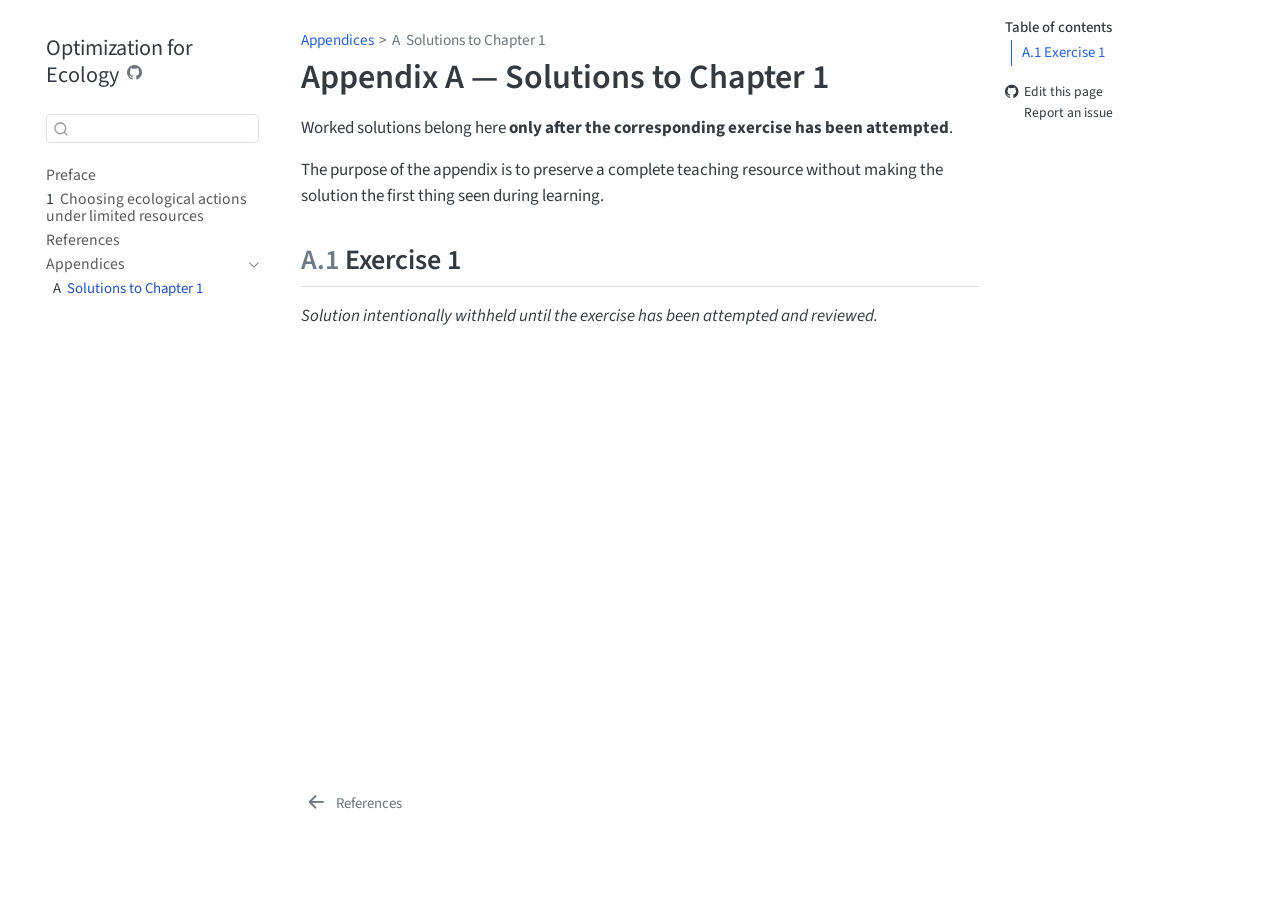
<file: docs/solutions/01-solutions.html>
<!DOCTYPE html>
<html xmlns="http://www.w3.org/1999/xhtml" lang="en" xml:lang="en"><head>

<meta charset="utf-8">
<meta name="generator" content="quarto-1.9.38">

<meta name="viewport" content="width=device-width, initial-scale=1.0, user-scalable=yes">


<title>Appendix A — Solutions to Chapter 1 – Optimization for Ecology</title>
<style>
/* Default styles provided by pandoc.
** See https://pandoc.org/MANUAL.html#variables-for-html for config info.
*/
code{white-space: pre-wrap;}
span.smallcaps{font-variant: small-caps;}
div.columns{display: flex; gap: min(4vw, 1.5em);}
div.column{flex: auto; overflow-x: auto;}
div.hanging-indent{margin-left: 1.5em; text-indent: -1.5em;}
ul.task-list{list-style: none;}
ul.task-list li input[type="checkbox"] {
  width: 0.8em;
  margin: 0 0.8em 0.2em -1em; /* quarto-specific, see https://github.com/quarto-dev/quarto-cli/issues/4556 */ 
  vertical-align: middle;
}
</style>


<script src="../site_libs/quarto-nav/quarto-nav.js"></script>
<script src="../site_libs/quarto-nav/headroom.min.js"></script>
<script src="../site_libs/clipboard/clipboard.min.js"></script>
<script src="../site_libs/quarto-search/autocomplete.umd.js"></script>
<script src="../site_libs/quarto-search/fuse.min.js"></script>
<script src="../site_libs/quarto-search/quarto-search.js"></script>
<meta name="quarto:offset" content="../">
<link href="../references.html" rel="prev">
<script src="../site_libs/quarto-html/quarto.js" type="module"></script>
<script src="../site_libs/quarto-html/tabsets/tabsets.js" type="module"></script>
<script src="../site_libs/quarto-html/popper.min.js"></script>
<script src="../site_libs/quarto-html/tippy.umd.min.js"></script>
<script src="../site_libs/quarto-html/anchor.min.js"></script>
<link href="../site_libs/quarto-html/tippy.css" rel="stylesheet">
<link href="../site_libs/quarto-html/quarto-syntax-highlighting-15634bcf2e68342d4ad2dfa704d543f6.css" rel="stylesheet" id="quarto-text-highlighting-styles">
<script src="../site_libs/bootstrap/bootstrap.min.js"></script>
<link href="../site_libs/bootstrap/bootstrap-icons.css" rel="stylesheet">
<link href="../site_libs/bootstrap/bootstrap-33cc1de2f6350b3e2de4fe917c7624d9.min.css" rel="stylesheet" append-hash="true" id="quarto-bootstrap" data-mode="light">
<script id="quarto-search-options" type="application/json">{
  "location": "sidebar",
  "copy-button": false,
  "collapse-after": 3,
  "panel-placement": "start",
  "type": "textbox",
  "limit": 50,
  "keyboard-shortcut": [
    "f",
    "/",
    "s"
  ],
  "show-item-context": false,
  "language": {
    "search-no-results-text": "No results",
    "search-matching-documents-text": "matching documents",
    "search-copy-link-title": "Copy link to search",
    "search-hide-matches-text": "Hide additional matches",
    "search-more-match-text": "more match in this document",
    "search-more-matches-text": "more matches in this document",
    "search-clear-button-title": "Clear",
    "search-text-placeholder": "",
    "search-detached-cancel-button-title": "Cancel",
    "search-submit-button-title": "Submit",
    "search-label": "Search"
  }
}</script>


</head>

<body class="nav-sidebar floating quarto-light">

<div id="quarto-search-results"></div>
  <header id="quarto-header" class="headroom fixed-top">
  <nav class="quarto-secondary-nav">
    <div class="container-fluid d-flex">
      <button type="button" class="quarto-btn-toggle btn" data-bs-toggle="collapse" role="button" data-bs-target=".quarto-sidebar-collapse-item" aria-controls="quarto-sidebar" aria-expanded="false" aria-label="Toggle sidebar navigation" onclick="if (window.quartoToggleHeadroom) { window.quartoToggleHeadroom(); }">
        <i class="bi bi-layout-text-sidebar-reverse"></i>
      </button>
        <nav class="quarto-page-breadcrumbs" aria-label="breadcrumb"><ol class="breadcrumb"><li class="breadcrumb-item"><a href="../solutions/01-solutions.html">Appendices</a></li><li class="breadcrumb-item"><a href="../solutions/01-solutions.html"><span class="chapter-number">A</span>&nbsp; <span class="chapter-title">Solutions to Chapter 1</span></a></li></ol></nav>
        <a class="flex-grow-1" role="navigation" data-bs-toggle="collapse" data-bs-target=".quarto-sidebar-collapse-item" aria-controls="quarto-sidebar" aria-expanded="false" aria-label="Toggle sidebar navigation" onclick="if (window.quartoToggleHeadroom) { window.quartoToggleHeadroom(); }">      
        </a>
      <button type="button" class="btn quarto-search-button" aria-label="Search" onclick="window.quartoOpenSearch();">
        <i class="bi bi-search"></i>
      </button>
    </div>
  </nav>
</header>
<!-- content -->
<div id="quarto-content" class="quarto-container page-columns page-rows-contents page-layout-article">
<!-- sidebar -->
  <nav id="quarto-sidebar" class="sidebar collapse collapse-horizontal quarto-sidebar-collapse-item sidebar-navigation floating overflow-auto">
    <div class="pt-lg-2 mt-2 text-left sidebar-header">
    <div class="sidebar-title mb-0 py-0">
      <a href="../">Optimization for Ecology</a> 
        <div class="sidebar-tools-main">
    <a href="https://github.com/derek-corcoran-barrios/optimization-for-ecology" title="Source Code" class="quarto-navigation-tool px-1" aria-label="Source Code"><i class="bi bi-github"></i></a>
</div>
    </div>
      </div>
        <div class="mt-2 flex-shrink-0 align-items-center">
        <div class="sidebar-search">
        <div id="quarto-search" class="" title="Search"></div>
        </div>
        </div>
    <div class="sidebar-menu-container"> 
    <ul class="list-unstyled mt-1">
        <li class="sidebar-item">
  <div class="sidebar-item-container"> 
  <a href="../index.html" class="sidebar-item-text sidebar-link">
 <span class="menu-text">Preface</span></a>
  </div>
</li>
        <li class="sidebar-item">
  <div class="sidebar-item-container"> 
  <a href="../chapters/01-ecological-actions.html" class="sidebar-item-text sidebar-link">
 <span class="menu-text"><span class="chapter-number">1</span>&nbsp; <span class="chapter-title">Choosing ecological actions under limited resources</span></span></a>
  </div>
</li>
        <li class="sidebar-item">
  <div class="sidebar-item-container"> 
  <a href="../references.html" class="sidebar-item-text sidebar-link">
 <span class="menu-text">References</span></a>
  </div>
</li>
        <li class="sidebar-item sidebar-item-section">
      <div class="sidebar-item-container"> 
            <a class="sidebar-item-text sidebar-link text-start" data-bs-toggle="collapse" data-bs-target="#quarto-sidebar-section-1" role="navigation" aria-expanded="true">
 <span class="menu-text">Appendices</span></a>
          <a class="sidebar-item-toggle text-start" data-bs-toggle="collapse" data-bs-target="#quarto-sidebar-section-1" role="navigation" aria-expanded="true" aria-label="Toggle section">
            <i class="bi bi-chevron-right ms-2"></i>
          </a> 
      </div>
      <ul id="quarto-sidebar-section-1" class="collapse list-unstyled sidebar-section depth1 show">  
          <li class="sidebar-item">
  <div class="sidebar-item-container"> 
  <a href="../solutions/01-solutions.html" class="sidebar-item-text sidebar-link active">
 <span class="menu-text"><span class="chapter-number">A</span>&nbsp; <span class="chapter-title">Solutions to Chapter 1</span></span></a>
  </div>
</li>
      </ul>
  </li>
    </ul>
    </div>
</nav>
<div id="quarto-sidebar-glass" class="quarto-sidebar-collapse-item" data-bs-toggle="collapse" data-bs-target=".quarto-sidebar-collapse-item"></div>
<!-- margin-sidebar -->
    <div id="quarto-margin-sidebar" class="sidebar margin-sidebar">
        <nav id="TOC" role="doc-toc" class="toc-active">
    <h2 id="toc-title">Table of contents</h2>
   
  <ul>
  <li><a href="#exercise-1" id="toc-exercise-1" class="nav-link active" data-scroll-target="#exercise-1"><span class="header-section-number">A.1</span> Exercise 1</a></li>
  </ul>
<div class="toc-actions"><ul><li><a href="https://github.com/derek-corcoran-barrios/optimization-for-ecology/edit/main/solutions/01-solutions.qmd" class="toc-action"><i class="bi bi-github"></i>Edit this page</a></li><li><a href="https://github.com/derek-corcoran-barrios/optimization-for-ecology/issues/new" class="toc-action"><i class="bi empty"></i>Report an issue</a></li></ul></div></nav>
    </div>
<!-- main -->
<main class="content" id="quarto-document-content">

<header id="title-block-header" class="quarto-title-block default"><nav class="quarto-page-breadcrumbs quarto-title-breadcrumbs d-none d-lg-block" aria-label="breadcrumb"><ol class="breadcrumb"><li class="breadcrumb-item"><a href="../solutions/01-solutions.html">Appendices</a></li><li class="breadcrumb-item"><a href="../solutions/01-solutions.html"><span class="chapter-number">A</span>&nbsp; <span class="chapter-title">Solutions to Chapter 1</span></a></li></ol></nav>
<div class="quarto-title">
<h1 class="title">Appendix A — Solutions to Chapter 1</h1>
</div>



<div class="quarto-title-meta">

    
  
    
  </div>
  


</header>


<p>Worked solutions belong here <strong>only after the corresponding exercise has been attempted</strong>.</p>
<p>The purpose of the appendix is to preserve a complete teaching resource without making the solution the first thing seen during learning.</p>
<section id="exercise-1" class="level2" data-number="A.1">
<h2 data-number="A.1" class="anchored" data-anchor-id="exercise-1"><span class="header-section-number">A.1</span> Exercise 1</h2>
<p><em>Solution intentionally withheld until the exercise has been attempted and reviewed.</em></p>


</section>

</main> <!-- /main -->
<script id="quarto-html-after-body" type="application/javascript">
  window.document.addEventListener("DOMContentLoaded", function (event) {
    const icon = "";
    const anchorJS = new window.AnchorJS();
    anchorJS.options = {
      placement: 'right',
      icon: icon
    };
    anchorJS.add('.anchored');
    const isCodeAnnotation = (el) => {
      for (const clz of el.classList) {
        if (clz.startsWith('code-annotation-')) {                     
          return true;
        }
      }
      return false;
    }
    const onCopySuccess = function(e) {
      // button target
      const button = e.trigger;
      // don't keep focus
      button.blur();
      // flash "checked"
      button.classList.add('code-copy-button-checked');
      var currentTitle = button.getAttribute("title");
      button.setAttribute("title", "Copied!");
      let tooltip;
      if (window.bootstrap) {
        button.setAttribute("data-bs-toggle", "tooltip");
        button.setAttribute("data-bs-placement", "left");
        button.setAttribute("data-bs-title", "Copied!");
        tooltip = new bootstrap.Tooltip(button, 
          { trigger: "manual", 
            customClass: "code-copy-button-tooltip",
            offset: [0, -8]});
        tooltip.show();    
      }
      setTimeout(function() {
        if (tooltip) {
          tooltip.hide();
          button.removeAttribute("data-bs-title");
          button.removeAttribute("data-bs-toggle");
          button.removeAttribute("data-bs-placement");
        }
        button.setAttribute("title", currentTitle);
        button.classList.remove('code-copy-button-checked');
      }, 1000);
      // clear code selection
      e.clearSelection();
    }
    const getTextToCopy = function(trigger) {
      const outerScaffold = trigger.parentElement.cloneNode(true);
      const codeEl = outerScaffold.querySelector('code');
      for (const childEl of codeEl.children) {
        if (isCodeAnnotation(childEl)) {
          childEl.remove();
        }
      }
      return codeEl.innerText;
    }
    const clipboard = new window.ClipboardJS('.code-copy-button:not([data-in-quarto-modal])', {
      text: getTextToCopy
    });
    clipboard.on('success', onCopySuccess);
    if (window.document.getElementById('quarto-embedded-source-code-modal')) {
      const clipboardModal = new window.ClipboardJS('.code-copy-button[data-in-quarto-modal]', {
        text: getTextToCopy,
        container: window.document.getElementById('quarto-embedded-source-code-modal')
      });
      clipboardModal.on('success', onCopySuccess);
    }
      var localhostRegex = new RegExp(/^(?:http|https):\/\/localhost\:?[0-9]*\//);
      var mailtoRegex = new RegExp(/^mailto:/);
        var filterRegex = new RegExp('/' + window.location.host + '/');
      var isInternal = (href) => {
          return filterRegex.test(href) || localhostRegex.test(href) || mailtoRegex.test(href);
      }
      // Inspect non-navigation links and adorn them if external
     var links = window.document.querySelectorAll('a[href]:not(.nav-link):not(.navbar-brand):not(.toc-action):not(.sidebar-link):not(.sidebar-item-toggle):not(.pagination-link):not(.no-external):not([aria-hidden]):not(.dropdown-item):not(.quarto-navigation-tool):not(.about-link)');
      for (var i=0; i<links.length; i++) {
        const link = links[i];
        if (!isInternal(link.href)) {
          // undo the damage that might have been done by quarto-nav.js in the case of
          // links that we want to consider external
          if (link.dataset.originalHref !== undefined) {
            link.href = link.dataset.originalHref;
          }
        }
      }
    function tippyHover(el, contentFn, onTriggerFn, onUntriggerFn) {
      const config = {
        allowHTML: true,
        maxWidth: 500,
        delay: 100,
        arrow: false,
        appendTo: function(el) {
            return el.parentElement;
        },
        interactive: true,
        interactiveBorder: 10,
        theme: 'quarto',
        placement: 'bottom-start',
      };
      if (contentFn) {
        config.content = contentFn;
      }
      if (onTriggerFn) {
        config.onTrigger = onTriggerFn;
      }
      if (onUntriggerFn) {
        config.onUntrigger = onUntriggerFn;
      }
      window.tippy(el, config); 
    }
    const noterefs = window.document.querySelectorAll('a[role="doc-noteref"]');
    for (var i=0; i<noterefs.length; i++) {
      const ref = noterefs[i];
      tippyHover(ref, function() {
        // use id or data attribute instead here
        let href = ref.getAttribute('data-footnote-href') || ref.getAttribute('href');
        try { href = new URL(href).hash; } catch {}
        const id = href.replace(/^#\/?/, "");
        const note = window.document.getElementById(id);
        if (note) {
          return note.innerHTML;
        } else {
          return "";
        }
      });
    }
    const xrefs = window.document.querySelectorAll('a.quarto-xref');
    const processXRef = (id, note) => {
      // Strip column container classes
      const stripColumnClz = (el) => {
        el.classList.remove("page-full", "page-columns");
        if (el.children) {
          for (const child of el.children) {
            stripColumnClz(child);
          }
        }
      }
      stripColumnClz(note)
      if (id === null || id.startsWith('sec-')) {
        // Special case sections, only their first couple elements
        const container = document.createElement("div");
        if (note.children && note.children.length > 2) {
          container.appendChild(note.children[0].cloneNode(true));
          for (let i = 1; i < note.children.length; i++) {
            const child = note.children[i];
            if (child.tagName === "P" && child.innerText === "") {
              continue;
            } else {
              container.appendChild(child.cloneNode(true));
              break;
            }
          }
          if (window.Quarto?.typesetMath) {
            window.Quarto.typesetMath(container);
          }
          return container.innerHTML
        } else {
          if (window.Quarto?.typesetMath) {
            window.Quarto.typesetMath(note);
          }
          return note.innerHTML;
        }
      } else {
        // Remove any anchor links if they are present
        const anchorLink = note.querySelector('a.anchorjs-link');
        if (anchorLink) {
          anchorLink.remove();
        }
        if (window.Quarto?.typesetMath) {
          window.Quarto.typesetMath(note);
        }
        if (note.classList.contains("callout")) {
          return note.outerHTML;
        } else {
          return note.innerHTML;
        }
      }
    }
    for (var i=0; i<xrefs.length; i++) {
      const xref = xrefs[i];
      tippyHover(xref, undefined, function(instance) {
        instance.disable();
        let url = xref.getAttribute('href');
        let hash = undefined; 
        if (url.startsWith('#')) {
          hash = url;
        } else {
          try { hash = new URL(url).hash; } catch {}
        }
        if (hash) {
          const id = hash.replace(/^#\/?/, "");
          const note = window.document.getElementById(id);
          if (note !== null) {
            try {
              const html = processXRef(id, note.cloneNode(true));
              instance.setContent(html);
            } finally {
              instance.enable();
              instance.show();
            }
          } else {
            // See if we can fetch this
            fetch(url.split('#')[0])
            .then(res => res.text())
            .then(html => {
              const parser = new DOMParser();
              const htmlDoc = parser.parseFromString(html, "text/html");
              const note = htmlDoc.getElementById(id);
              if (note !== null) {
                const html = processXRef(id, note);
                instance.setContent(html);
              } 
            }).finally(() => {
              instance.enable();
              instance.show();
            });
          }
        } else {
          // See if we can fetch a full url (with no hash to target)
          // This is a special case and we should probably do some content thinning / targeting
          fetch(url)
          .then(res => res.text())
          .then(html => {
            const parser = new DOMParser();
            const htmlDoc = parser.parseFromString(html, "text/html");
            const note = htmlDoc.querySelector('main.content');
            if (note !== null) {
              // This should only happen for chapter cross references
              // (since there is no id in the URL)
              // remove the first header
              if (note.children.length > 0 && note.children[0].tagName === "HEADER") {
                note.children[0].remove();
              }
              const html = processXRef(null, note);
              instance.setContent(html);
            } 
          }).finally(() => {
            instance.enable();
            instance.show();
          });
        }
      }, function(instance) {
      });
    }
        let selectedAnnoteEl;
        const selectorForAnnotation = ( cell, annotation) => {
          let cellAttr = 'data-code-cell="' + cell + '"';
          let lineAttr = 'data-code-annotation="' +  annotation + '"';
          const selector = 'span[' + cellAttr + '][' + lineAttr + ']';
          return selector;
        }
        const selectCodeLines = (annoteEl) => {
          const doc = window.document;
          const targetCell = annoteEl.getAttribute("data-target-cell");
          const targetAnnotation = annoteEl.getAttribute("data-target-annotation");
          const annoteSpan = window.document.querySelector(selectorForAnnotation(targetCell, targetAnnotation));
          const lines = annoteSpan.getAttribute("data-code-lines").split(",");
          const lineIds = lines.map((line) => {
            return targetCell + "-" + line;
          })
          let top = null;
          let height = null;
          let parent = null;
          if (lineIds.length > 0) {
              //compute the position of the single el (top and bottom and make a div)
              const el = window.document.getElementById(lineIds[0]);
              top = el.offsetTop;
              height = el.offsetHeight;
              parent = el.parentElement.parentElement;
            if (lineIds.length > 1) {
              const lastEl = window.document.getElementById(lineIds[lineIds.length - 1]);
              const bottom = lastEl.offsetTop + lastEl.offsetHeight;
              height = bottom - top;
            }
            if (top !== null && height !== null && parent !== null) {
              // cook up a div (if necessary) and position it 
              let div = window.document.getElementById("code-annotation-line-highlight");
              if (div === null) {
                div = window.document.createElement("div");
                div.setAttribute("id", "code-annotation-line-highlight");
                div.style.position = 'absolute';
                parent.appendChild(div);
              }
              div.style.top = top - 2 + "px";
              div.style.height = height + 4 + "px";
              div.style.left = 0;
              let gutterDiv = window.document.getElementById("code-annotation-line-highlight-gutter");
              if (gutterDiv === null) {
                gutterDiv = window.document.createElement("div");
                gutterDiv.setAttribute("id", "code-annotation-line-highlight-gutter");
                gutterDiv.style.position = 'absolute';
                const codeCell = window.document.getElementById(targetCell);
                const gutter = codeCell.querySelector('.code-annotation-gutter');
                gutter.appendChild(gutterDiv);
              }
              gutterDiv.style.top = top - 2 + "px";
              gutterDiv.style.height = height + 4 + "px";
            }
            selectedAnnoteEl = annoteEl;
          }
        };
        const unselectCodeLines = () => {
          const elementsIds = ["code-annotation-line-highlight", "code-annotation-line-highlight-gutter"];
          elementsIds.forEach((elId) => {
            const div = window.document.getElementById(elId);
            if (div) {
              div.remove();
            }
          });
          selectedAnnoteEl = undefined;
        };
          // Handle positioning of the toggle
      window.addEventListener(
        "resize",
        throttle(() => {
          elRect = undefined;
          if (selectedAnnoteEl) {
            selectCodeLines(selectedAnnoteEl);
          }
        }, 10)
      );
      function throttle(fn, ms) {
      let throttle = false;
      let timer;
        return (...args) => {
          if(!throttle) { // first call gets through
              fn.apply(this, args);
              throttle = true;
          } else { // all the others get throttled
              if(timer) clearTimeout(timer); // cancel #2
              timer = setTimeout(() => {
                fn.apply(this, args);
                timer = throttle = false;
              }, ms);
          }
        };
      }
        // Attach click handler to the DT
        const annoteDls = window.document.querySelectorAll('dt[data-target-cell]');
        for (const annoteDlNode of annoteDls) {
          annoteDlNode.addEventListener('click', (event) => {
            const clickedEl = event.target;
            if (clickedEl !== selectedAnnoteEl) {
              unselectCodeLines();
              const activeEl = window.document.querySelector('dt[data-target-cell].code-annotation-active');
              if (activeEl) {
                activeEl.classList.remove('code-annotation-active');
              }
              selectCodeLines(clickedEl);
              clickedEl.classList.add('code-annotation-active');
            } else {
              // Unselect the line
              unselectCodeLines();
              clickedEl.classList.remove('code-annotation-active');
            }
          });
        }
    const findCites = (el) => {
      const parentEl = el.parentElement;
      if (parentEl) {
        const cites = parentEl.dataset.cites;
        if (cites) {
          return {
            el,
            cites: cites.split(' ')
          };
        } else {
          return findCites(el.parentElement)
        }
      } else {
        return undefined;
      }
    };
    var bibliorefs = window.document.querySelectorAll('a[role="doc-biblioref"]');
    for (var i=0; i<bibliorefs.length; i++) {
      const ref = bibliorefs[i];
      const citeInfo = findCites(ref);
      if (citeInfo) {
        tippyHover(citeInfo.el, function() {
          var popup = window.document.createElement('div');
          citeInfo.cites.forEach(function(cite) {
            var citeDiv = window.document.createElement('div');
            citeDiv.classList.add('hanging-indent');
            citeDiv.classList.add('csl-entry');
            var biblioDiv = window.document.getElementById('ref-' + cite);
            if (biblioDiv) {
              citeDiv.innerHTML = biblioDiv.innerHTML;
            }
            popup.appendChild(citeDiv);
          });
          return popup.innerHTML;
        });
      }
    }
  });
  </script>
<nav class="page-navigation">
  <div class="nav-page nav-page-previous">
      <a href="../references.html" class="pagination-link" aria-label="References">
        <i class="bi bi-arrow-left-short"></i> <span class="nav-page-text">References</span>
      </a>          
  </div>
  <div class="nav-page nav-page-next">
  </div>
</nav>
</div> <!-- /content -->




<footer class="footer"><div class="nav-footer"><div class="nav-footer-center"><div class="toc-actions d-sm-block d-md-none"><ul><li><a href="https://github.com/derek-corcoran-barrios/optimization-for-ecology/edit/main/solutions/01-solutions.qmd" class="toc-action"><i class="bi bi-github"></i>Edit this page</a></li><li><a href="https://github.com/derek-corcoran-barrios/optimization-for-ecology/issues/new" class="toc-action"><i class="bi empty"></i>Report an issue</a></li></ul></div></div></div></footer></body></html>
</file>
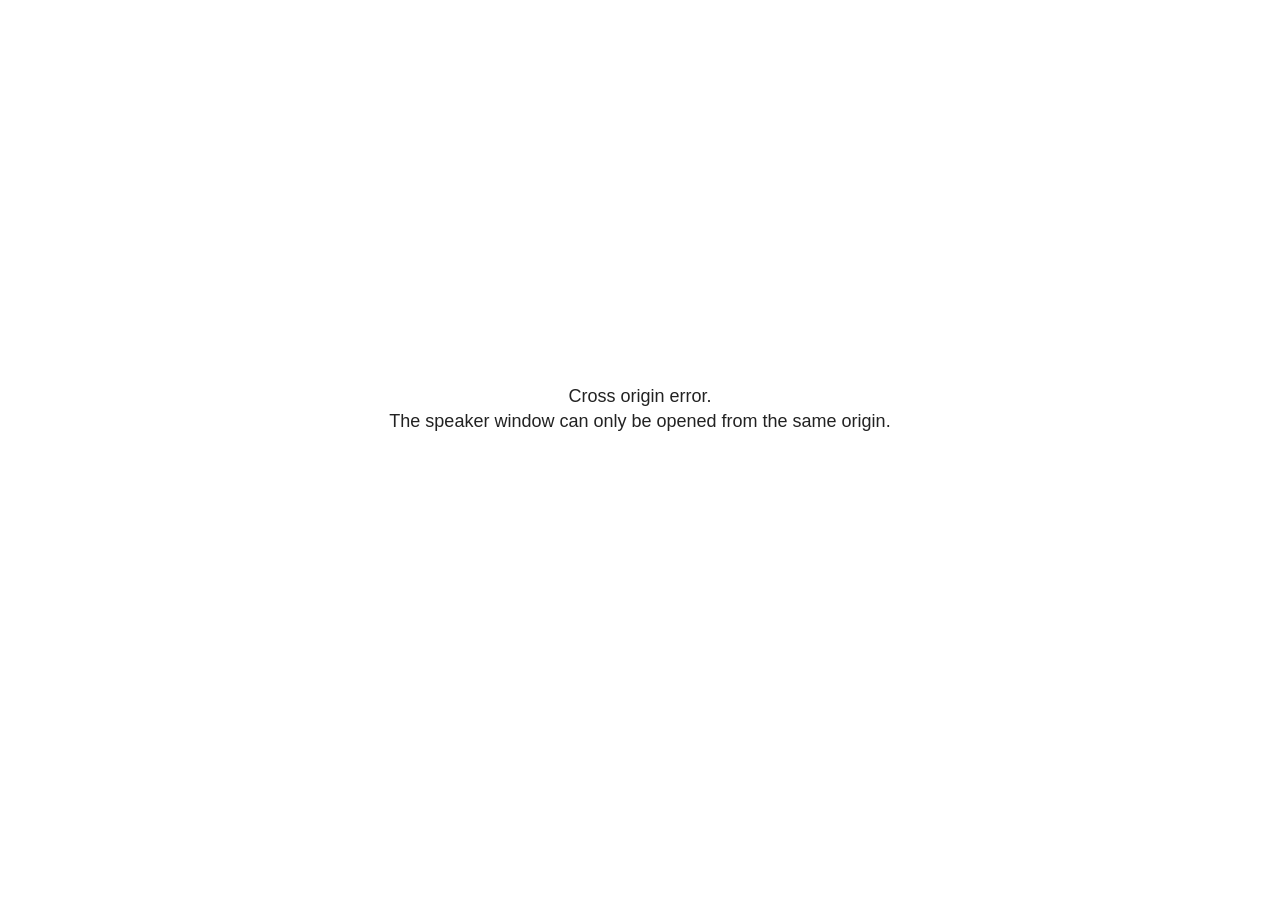
<file: slides/00_Introduction_to_the_course_files/libs/revealjs/plugin/notes/speaker-view.html>
<!--
	NOTE: You need to build the notes plugin after making changes to this file.
-->
<html lang="en">
	<head>
		<meta charset="utf-8">

		<title>reveal.js - Speaker View</title>

		<style>
			body {
				font-family: Helvetica;
				font-size: 18px;
			}

			#current-slide,
			#upcoming-slide,
			#speaker-controls {
				padding: 6px;
				box-sizing: border-box;
				-moz-box-sizing: border-box;
			}

			#current-slide iframe,
			#upcoming-slide iframe {
				width: 100%;
				height: 100%;
				border: 1px solid #ddd;
			}

			#current-slide .label,
			#upcoming-slide .label {
				position: absolute;
				top: 10px;
				left: 10px;
				z-index: 2;
			}

			#connection-status {
				position: absolute;
				top: 0;
				left: 0;
				width: 100%;
				height: 100%;
				z-index: 20;
				padding: 30% 20% 20% 20%;
				font-size: 18px;
				color: #222;
				background: #fff;
				text-align: center;
				box-sizing: border-box;
				line-height: 1.4;
			}

			.overlay-element {
				height: 34px;
				line-height: 34px;
				padding: 0 10px;
				text-shadow: none;
				background: rgba( 220, 220, 220, 0.8 );
				color: #222;
				font-size: 14px;
			}

			.overlay-element.interactive:hover {
				background: rgba( 220, 220, 220, 1 );
			}

			#current-slide {
				position: absolute;
				width: 60%;
				height: 100%;
				top: 0;
				left: 0;
				padding-right: 0;
			}

			#upcoming-slide {
				position: absolute;
				width: 40%;
				height: 40%;
				right: 0;
				top: 0;
			}

			/* Speaker controls */
			#speaker-controls {
				position: absolute;
				top: 40%;
				right: 0;
				width: 40%;
				height: 60%;
				overflow: auto;
				font-size: 18px;
			}

				.speaker-controls-time.hidden,
				.speaker-controls-notes.hidden {
					display: none;
				}

				.speaker-controls-time .label,
				.speaker-controls-pace .label,
				.speaker-controls-notes .label {
					text-transform: uppercase;
					font-weight: normal;
					font-size: 0.66em;
					color: #666;
					margin: 0;
				}

				.speaker-controls-time, .speaker-controls-pace {
					border-bottom: 1px solid rgba( 200, 200, 200, 0.5 );
					margin-bottom: 10px;
					padding: 10px 16px;
					padding-bottom: 20px;
					cursor: pointer;
				}

				.speaker-controls-time .reset-button {
					opacity: 0;
					float: right;
					color: #666;
					text-decoration: none;
				}
				.speaker-controls-time:hover .reset-button {
					opacity: 1;
				}

				.speaker-controls-time .timer,
				.speaker-controls-time .clock {
					width: 50%;
				}

				.speaker-controls-time .timer,
				.speaker-controls-time .clock,
				.speaker-controls-time .pacing .hours-value,
				.speaker-controls-time .pacing .minutes-value,
				.speaker-controls-time .pacing .seconds-value {
					font-size: 1.9em;
				}

				.speaker-controls-time .timer {
					float: left;
				}

				.speaker-controls-time .clock {
					float: right;
					text-align: right;
				}

				.speaker-controls-time span.mute {
					opacity: 0.3;
				}

				.speaker-controls-time .pacing-title {
					margin-top: 5px;
				}

				.speaker-controls-time .pacing.ahead {
					color: blue;
				}

				.speaker-controls-time .pacing.on-track {
					color: green;
				}

				.speaker-controls-time .pacing.behind {
					color: red;
				}

				.speaker-controls-notes {
					padding: 10px 16px;
				}

				.speaker-controls-notes .value {
					margin-top: 5px;
					line-height: 1.4;
					font-size: 1.2em;
				}

			/* Layout selector */
			#speaker-layout {
				position: absolute;
				top: 10px;
				right: 10px;
				color: #222;
				z-index: 10;
			}
				#speaker-layout select {
					position: absolute;
					width: 100%;
					height: 100%;
					top: 0;
					left: 0;
					border: 0;
					box-shadow: 0;
					cursor: pointer;
					opacity: 0;

					font-size: 1em;
					background-color: transparent;

					-moz-appearance: none;
					-webkit-appearance: none;
					-webkit-tap-highlight-color: rgba(0, 0, 0, 0);
				}

				#speaker-layout select:focus {
					outline: none;
					box-shadow: none;
				}

			.clear {
				clear: both;
			}

			/* Speaker layout: Wide */
			body[data-speaker-layout="wide"] #current-slide,
			body[data-speaker-layout="wide"] #upcoming-slide {
				width: 50%;
				height: 45%;
				padding: 6px;
			}

			body[data-speaker-layout="wide"] #current-slide {
				top: 0;
				left: 0;
			}

			body[data-speaker-layout="wide"] #upcoming-slide {
				top: 0;
				left: 50%;
			}

			body[data-speaker-layout="wide"] #speaker-controls {
				top: 45%;
				left: 0;
				width: 100%;
				height: 50%;
				font-size: 1.25em;
			}

			/* Speaker layout: Tall */
			body[data-speaker-layout="tall"] #current-slide,
			body[data-speaker-layout="tall"] #upcoming-slide {
				width: 45%;
				height: 50%;
				padding: 6px;
			}

			body[data-speaker-layout="tall"] #current-slide {
				top: 0;
				left: 0;
			}

			body[data-speaker-layout="tall"] #upcoming-slide {
				top: 50%;
				left: 0;
			}

			body[data-speaker-layout="tall"] #speaker-controls {
				padding-top: 40px;
				top: 0;
				left: 45%;
				width: 55%;
				height: 100%;
				font-size: 1.25em;
			}

			/* Speaker layout: Notes only */
			body[data-speaker-layout="notes-only"] #current-slide,
			body[data-speaker-layout="notes-only"] #upcoming-slide {
				display: none;
			}

			body[data-speaker-layout="notes-only"] #speaker-controls {
				padding-top: 40px;
				top: 0;
				left: 0;
				width: 100%;
				height: 100%;
				font-size: 1.25em;
			}

			@media screen and (max-width: 1080px) {
				body[data-speaker-layout="default"] #speaker-controls {
					font-size: 16px;
				}
			}

			@media screen and (max-width: 900px) {
				body[data-speaker-layout="default"] #speaker-controls {
					font-size: 14px;
				}
			}

			@media screen and (max-width: 800px) {
				body[data-speaker-layout="default"] #speaker-controls {
					font-size: 12px;
				}
			}

		</style>
	</head>

	<body>

		<div id="connection-status">Loading speaker view...</div>

		<div id="current-slide"></div>
		<div id="upcoming-slide"><span class="overlay-element label">Upcoming</span></div>
		<div id="speaker-controls">
			<div class="speaker-controls-time">
				<h4 class="label">Time <span class="reset-button">Click to Reset</span></h4>
				<div class="clock">
					<span class="clock-value">0:00 AM</span>
				</div>
				<div class="timer">
					<span class="hours-value">00</span><span class="minutes-value">:00</span><span class="seconds-value">:00</span>
				</div>
				<div class="clear"></div>

				<h4 class="label pacing-title" style="display: none">Pacing – Time to finish current slide</h4>
				<div class="pacing" style="display: none">
					<span class="hours-value">00</span><span class="minutes-value">:00</span><span class="seconds-value">:00</span>
				</div>
			</div>

			<div class="speaker-controls-notes hidden">
				<h4 class="label">Notes</h4>
				<div class="value"></div>
			</div>
		</div>
		<div id="speaker-layout" class="overlay-element interactive">
			<span class="speaker-layout-label"></span>
			<select class="speaker-layout-dropdown"></select>
		</div>

		<script>

			(function() {

				var notes,
					notesValue,
					currentState,
					currentSlide,
					upcomingSlide,
					layoutLabel,
					layoutDropdown,
					pendingCalls = {},
					lastRevealApiCallId = 0,
					connected = false

				var connectionStatus = document.querySelector( '#connection-status' );

				var SPEAKER_LAYOUTS = {
					'default': 'Default',
					'wide': 'Wide',
					'tall': 'Tall',
					'notes-only': 'Notes only'
				};

				setupLayout();

				let openerOrigin;

				try {
					openerOrigin = window.opener.location.origin;
				}
				catch ( error ) { console.warn( error ) }

				// In order to prevent XSS, the speaker view will only run if its
				// opener has the same origin as itself
				if( window.location.origin !== openerOrigin ) {
					connectionStatus.innerHTML = 'Cross origin error.<br>The speaker window can only be opened from the same origin.';
					return;
				}

				var connectionTimeout = setTimeout( function() {
					connectionStatus.innerHTML = 'Error connecting to main window.<br>Please try closing and reopening the speaker view.';
				}, 5000 );

				window.addEventListener( 'message', function( event ) {

					// Validate the origin of all messages to avoid parsing messages
					// that aren't meant for us. Ignore when running off file:// so
					// that the speaker view continues to work without a web server.
					if( window.location.origin !== event.origin && window.location.origin !== 'file://' ) {
						return
					}

					clearTimeout( connectionTimeout );
					connectionStatus.style.display = 'none';

					var data = JSON.parse( event.data );

					// The overview mode is only useful to the reveal.js instance
					// where navigation occurs so we don't sync it
					if( data.state ) delete data.state.overview;

					// Messages sent by the notes plugin inside of the main window
					if( data && data.namespace === 'reveal-notes' ) {
						if( data.type === 'connect' ) {
							handleConnectMessage( data );
						}
						else if( data.type === 'state' ) {
							handleStateMessage( data );
						}
						else if( data.type === 'return' ) {
							pendingCalls[data.callId](data.result);
							delete pendingCalls[data.callId];
						}
					}
					// Messages sent by the reveal.js inside of the current slide preview
					else if( data && data.namespace === 'reveal' ) {
						if( /ready/.test( data.eventName ) ) {
							// Send a message back to notify that the handshake is complete
							window.opener.postMessage( JSON.stringify({ namespace: 'reveal-notes', type: 'connected'} ), '*' );
						}
						else if( /slidechanged|fragmentshown|fragmenthidden|paused|resumed/.test( data.eventName ) && currentState !== JSON.stringify( data.state ) ) {

							dispatchStateToMainWindow( data.state );

						}
					}

				} );

				/**
				 * Updates the presentation in the main window to match the state
				 * of the presentation in the notes window.
				 */
				const dispatchStateToMainWindow = debounce(( state ) => {
					window.opener.postMessage( JSON.stringify({ method: 'setState', args: [ state ]} ), '*' );
				}, 500);

				/**
				 * Asynchronously calls the Reveal.js API of the main frame.
				 */
				function callRevealApi( methodName, methodArguments, callback ) {

					var callId = ++lastRevealApiCallId;
					pendingCalls[callId] = callback;
					window.opener.postMessage( JSON.stringify( {
						namespace: 'reveal-notes',
						type: 'call',
						callId: callId,
						methodName: methodName,
						arguments: methodArguments
					} ), '*' );

				}

				/**
				 * Called when the main window is trying to establish a
				 * connection.
				 */
				function handleConnectMessage( data ) {

					if( connected === false ) {
						connected = true;

						setupIframes( data );
						setupKeyboard();
						setupNotes();
						setupTimer();
						setupHeartbeat();
					}

				}

				/**
				 * Called when the main window sends an updated state.
				 */
				function handleStateMessage( data ) {

					// Store the most recently set state to avoid circular loops
					// applying the same state
					currentState = JSON.stringify( data.state );

					// No need for updating the notes in case of fragment changes
					if ( data.notes ) {
						notes.classList.remove( 'hidden' );
						notesValue.style.whiteSpace = data.whitespace;
						if( data.markdown ) {
							notesValue.innerHTML = marked( data.notes );
						}
						else {
							notesValue.innerHTML = data.notes;
						}
					}
					else {
						notes.classList.add( 'hidden' );
					}

					// Update the note slides
					currentSlide.contentWindow.postMessage( JSON.stringify({ method: 'setState', args: [ data.state ] }), '*' );
					upcomingSlide.contentWindow.postMessage( JSON.stringify({ method: 'setState', args: [ data.state ] }), '*' );
					upcomingSlide.contentWindow.postMessage( JSON.stringify({ method: 'next' }), '*' );

				}

				// Limit to max one state update per X ms
				handleStateMessage = debounce( handleStateMessage, 200 );

				/**
				 * Forward keyboard events to the current slide window.
				 * This enables keyboard events to work even if focus
				 * isn't set on the current slide iframe.
				 *
				 * Block F5 default handling, it reloads and disconnects
				 * the speaker notes window.
				 */
				function setupKeyboard() {

					document.addEventListener( 'keydown', function( event ) {
						if( event.keyCode === 116 || ( event.metaKey && event.keyCode === 82 ) ) {
							event.preventDefault();
							return false;
						}
						currentSlide.contentWindow.postMessage( JSON.stringify({ method: 'triggerKey', args: [ event.keyCode ] }), '*' );
					} );

				}

				/**
				 * Creates the preview iframes.
				 */
				function setupIframes( data ) {

					var params = [
						'receiver',
						'progress=false',
						'history=false',
						'transition=none',
						'autoSlide=0',
						'backgroundTransition=none'
					].join( '&' );

					var urlSeparator = /\?/.test(data.url) ? '&' : '?';
					var hash = '#/' + data.state.indexh + '/' + data.state.indexv;
					var currentURL = data.url + urlSeparator + params + '&scrollActivationWidth=false&postMessageEvents=true' + hash;
					var upcomingURL = data.url + urlSeparator + params + '&scrollActivationWidth=false&controls=false' + hash;

					currentSlide = document.createElement( 'iframe' );
					currentSlide.setAttribute( 'width', 1280 );
					currentSlide.setAttribute( 'height', 1024 );
					currentSlide.setAttribute( 'src', currentURL );
					document.querySelector( '#current-slide' ).appendChild( currentSlide );

					upcomingSlide = document.createElement( 'iframe' );
					upcomingSlide.setAttribute( 'width', 640 );
					upcomingSlide.setAttribute( 'height', 512 );
					upcomingSlide.setAttribute( 'src', upcomingURL );
					document.querySelector( '#upcoming-slide' ).appendChild( upcomingSlide );

				}

				/**
				 * Setup the notes UI.
				 */
				function setupNotes() {

					notes = document.querySelector( '.speaker-controls-notes' );
					notesValue = document.querySelector( '.speaker-controls-notes .value' );

				}

				/**
				 * We send out a heartbeat at all times to ensure we can
				 * reconnect with the main presentation window after reloads.
				 */
				function setupHeartbeat() {

					setInterval( () => {
						window.opener.postMessage( JSON.stringify({ namespace: 'reveal-notes', type: 'heartbeat'} ), '*' );
					}, 1000 );

				}

				function getTimings( callback ) {

					callRevealApi( 'getSlidesAttributes', [], function ( slideAttributes ) {
						callRevealApi( 'getConfig', [], function ( config ) {
							var totalTime = config.totalTime;
							var minTimePerSlide = config.minimumTimePerSlide || 0;
							var defaultTiming = config.defaultTiming;
							if ((defaultTiming == null) && (totalTime == null)) {
								callback(null);
								return;
							}
							// Setting totalTime overrides defaultTiming
							if (totalTime) {
								defaultTiming = 0;
							}
							var timings = [];
							for ( var i in slideAttributes ) {
								var slide = slideAttributes[ i ];
								var timing = defaultTiming;
								if( slide.hasOwnProperty( 'data-timing' )) {
									var t = slide[ 'data-timing' ];
									timing = parseInt(t);
									if( isNaN(timing) ) {
										console.warn("Could not parse timing '" + t + "' of slide " + i + "; using default of " + defaultTiming);
										timing = defaultTiming;
									}
								}
								timings.push(timing);
							}
							if ( totalTime ) {
								// After we've allocated time to individual slides, we summarize it and
								// subtract it from the total time
								var remainingTime = totalTime - timings.reduce( function(a, b) { return a + b; }, 0 );
								// The remaining time is divided by the number of slides that have 0 seconds
								// allocated at the moment, giving the average time-per-slide on the remaining slides
								var remainingSlides = (timings.filter( function(x) { return x == 0 }) ).length
								var timePerSlide = Math.round( remainingTime / remainingSlides, 0 )
								// And now we replace every zero-value timing with that average
								timings = timings.map( function(x) { return (x==0 ? timePerSlide : x) } );
							}
							var slidesUnderMinimum = timings.filter( function(x) { return (x < minTimePerSlide) } ).length
							if ( slidesUnderMinimum ) {
								message = "The pacing time for " + slidesUnderMinimum + " slide(s) is under the configured minimum of " + minTimePerSlide + " seconds. Check the data-timing attribute on individual slides, or consider increasing the totalTime or minimumTimePerSlide configuration options (or removing some slides).";
								alert(message);
							}
							callback( timings );
						} );
					} );

				}

				/**
				 * Return the number of seconds allocated for presenting
				 * all slides up to and including this one.
				 */
				function getTimeAllocated( timings, callback ) {

					callRevealApi( 'getSlidePastCount', [], function ( currentSlide ) {
						var allocated = 0;
						for (var i in timings.slice(0, currentSlide + 1)) {
							allocated += timings[i];
						}
						callback( allocated );
					} );

				}

				/**
				 * Create the timer and clock and start updating them
				 * at an interval.
				 */
				function setupTimer() {

					var start = new Date(),
					timeEl = document.querySelector( '.speaker-controls-time' ),
					clockEl = timeEl.querySelector( '.clock-value' ),
					hoursEl = timeEl.querySelector( '.hours-value' ),
					minutesEl = timeEl.querySelector( '.minutes-value' ),
					secondsEl = timeEl.querySelector( '.seconds-value' ),
					pacingTitleEl = timeEl.querySelector( '.pacing-title' ),
					pacingEl = timeEl.querySelector( '.pacing' ),
					pacingHoursEl = pacingEl.querySelector( '.hours-value' ),
					pacingMinutesEl = pacingEl.querySelector( '.minutes-value' ),
					pacingSecondsEl = pacingEl.querySelector( '.seconds-value' );

					var timings = null;
					getTimings( function ( _timings ) {

						timings = _timings;
						if (_timings !== null) {
							pacingTitleEl.style.removeProperty('display');
							pacingEl.style.removeProperty('display');
						}

						// Update once directly
						_updateTimer();

						// Then update every second
						setInterval( _updateTimer, 1000 );

					} );


					function _resetTimer() {

						if (timings == null) {
							start = new Date();
							_updateTimer();
						}
						else {
							// Reset timer to beginning of current slide
							getTimeAllocated( timings, function ( slideEndTimingSeconds ) {
								var slideEndTiming = slideEndTimingSeconds * 1000;
								callRevealApi( 'getSlidePastCount', [], function ( currentSlide ) {
									var currentSlideTiming = timings[currentSlide] * 1000;
									var previousSlidesTiming = slideEndTiming - currentSlideTiming;
									var now = new Date();
									start = new Date(now.getTime() - previousSlidesTiming);
									_updateTimer();
								} );
							} );
						}

					}

					timeEl.addEventListener( 'click', function() {
						_resetTimer();
						return false;
					} );

					function _displayTime( hrEl, minEl, secEl, time) {

						var sign = Math.sign(time) == -1 ? "-" : "";
						time = Math.abs(Math.round(time / 1000));
						var seconds = time % 60;
						var minutes = Math.floor( time / 60 ) % 60 ;
						var hours = Math.floor( time / ( 60 * 60 )) ;
						hrEl.innerHTML = sign + zeroPadInteger( hours );
						if (hours == 0) {
							hrEl.classList.add( 'mute' );
						}
						else {
							hrEl.classList.remove( 'mute' );
						}
						minEl.innerHTML = ':' + zeroPadInteger( minutes );
						if (hours == 0 && minutes == 0) {
							minEl.classList.add( 'mute' );
						}
						else {
							minEl.classList.remove( 'mute' );
						}
						secEl.innerHTML = ':' + zeroPadInteger( seconds );
					}

					function _updateTimer() {

						var diff, hours, minutes, seconds,
						now = new Date();

						diff = now.getTime() - start.getTime();

						clockEl.innerHTML = now.toLocaleTimeString( 'en-US', { hour12: true, hour: '2-digit', minute:'2-digit' } );
						_displayTime( hoursEl, minutesEl, secondsEl, diff );
						if (timings !== null) {
							_updatePacing(diff);
						}

					}

					function _updatePacing(diff) {

						getTimeAllocated( timings, function ( slideEndTimingSeconds ) {
							var slideEndTiming = slideEndTimingSeconds * 1000;

							callRevealApi( 'getSlidePastCount', [], function ( currentSlide ) {
								var currentSlideTiming = timings[currentSlide] * 1000;
								var timeLeftCurrentSlide = slideEndTiming - diff;
								if (timeLeftCurrentSlide < 0) {
									pacingEl.className = 'pacing behind';
								}
								else if (timeLeftCurrentSlide < currentSlideTiming) {
									pacingEl.className = 'pacing on-track';
								}
								else {
									pacingEl.className = 'pacing ahead';
								}
								_displayTime( pacingHoursEl, pacingMinutesEl, pacingSecondsEl, timeLeftCurrentSlide );
							} );
						} );
					}

				}

				/**
				 * Sets up the speaker view layout and layout selector.
				 */
				function setupLayout() {

					layoutDropdown = document.querySelector( '.speaker-layout-dropdown' );
					layoutLabel = document.querySelector( '.speaker-layout-label' );

					// Render the list of available layouts
					for( var id in SPEAKER_LAYOUTS ) {
						var option = document.createElement( 'option' );
						option.setAttribute( 'value', id );
						option.textContent = SPEAKER_LAYOUTS[ id ];
						layoutDropdown.appendChild( option );
					}

					// Monitor the dropdown for changes
					layoutDropdown.addEventListener( 'change', function( event ) {

						setLayout( layoutDropdown.value );

					}, false );

					// Restore any currently persisted layout
					setLayout( getLayout() );

				}

				/**
				 * Sets a new speaker view layout. The layout is persisted
				 * in local storage.
				 */
				function setLayout( value ) {

					var title = SPEAKER_LAYOUTS[ value ];

					layoutLabel.innerHTML = 'Layout' + ( title ? ( ': ' + title ) : '' );
					layoutDropdown.value = value;

					document.body.setAttribute( 'data-speaker-layout', value );

					// Persist locally
					if( supportsLocalStorage() ) {
						window.localStorage.setItem( 'reveal-speaker-layout', value );
					}

				}

				/**
				 * Returns the ID of the most recently set speaker layout
				 * or our default layout if none has been set.
				 */
				function getLayout() {

					if( supportsLocalStorage() ) {
						var layout = window.localStorage.getItem( 'reveal-speaker-layout' );
						if( layout ) {
							return layout;
						}
					}

					// Default to the first record in the layouts hash
					for( var id in SPEAKER_LAYOUTS ) {
						return id;
					}

				}

				function supportsLocalStorage() {

					try {
						localStorage.setItem('test', 'test');
						localStorage.removeItem('test');
						return true;
					}
					catch( e ) {
						return false;
					}

				}

				function zeroPadInteger( num ) {

					var str = '00' + parseInt( num );
					return str.substring( str.length - 2 );

				}

				/**
				 * Limits the frequency at which a function can be called.
				 */
				function debounce( fn, ms ) {

					var lastTime = 0,
						timeout;

					return function() {

						var args = arguments;
						var context = this;

						clearTimeout( timeout );

						var timeSinceLastCall = Date.now() - lastTime;
						if( timeSinceLastCall > ms ) {
							fn.apply( context, args );
							lastTime = Date.now();
						}
						else {
							timeout = setTimeout( function() {
								fn.apply( context, args );
								lastTime = Date.now();
							}, ms - timeSinceLastCall );
						}

					}

				}

			})();

		</script>
	</body>
</html>
</file>
<file: docs/site_libs/quarto-html/tippy.css>
.tippy-box[data-animation=fade][data-state=hidden]{opacity:0}[data-tippy-root]{max-width:calc(100vw - 10px)}.tippy-box{position:relative;background-color:#333;color:#fff;border-radius:4px;font-size:14px;line-height:1.4;white-space:normal;outline:0;transition-property:transform,visibility,opacity}.tippy-box[data-placement^=top]>.tippy-arrow{bottom:0}.tippy-box[data-placement^=top]>.tippy-arrow:before{bottom:-7px;left:0;border-width:8px 8px 0;border-top-color:initial;transform-origin:center top}.tippy-box[data-placement^=bottom]>.tippy-arrow{top:0}.tippy-box[data-placement^=bottom]>.tippy-arrow:before{top:-7px;left:0;border-width:0 8px 8px;border-bottom-color:initial;transform-origin:center bottom}.tippy-box[data-placement^=left]>.tippy-arrow{right:0}.tippy-box[data-placement^=left]>.tippy-arrow:before{border-width:8px 0 8px 8px;border-left-color:initial;right:-7px;transform-origin:center left}.tippy-box[data-placement^=right]>.tippy-arrow{left:0}.tippy-box[data-placement^=right]>.tippy-arrow:before{left:-7px;border-width:8px 8px 8px 0;border-right-color:initial;transform-origin:center right}.tippy-box[data-inertia][data-state=visible]{transition-timing-function:cubic-bezier(.54,1.5,.38,1.11)}.tippy-arrow{width:16px;height:16px;color:#333}.tippy-arrow:before{content:"";position:absolute;border-color:transparent;border-style:solid}.tippy-content{position:relative;padding:5px 9px;z-index:1}
</file>
<file: docs/site_libs/quarto-html/quarto-syntax-highlighting-15634bcf2e68342d4ad2dfa704d543f6.css>
/* quarto syntax highlight colors */
:root {
  --quarto-hl-ot-color: #003B4F;
  --quarto-hl-at-color: #657422;
  --quarto-hl-ss-color: #20794D;
  --quarto-hl-an-color: #5E5E5E;
  --quarto-hl-fu-color: #4758AB;
  --quarto-hl-st-color: #20794D;
  --quarto-hl-cf-color: #003B4F;
  --quarto-hl-op-color: #5E5E5E;
  --quarto-hl-er-color: #AD0000;
  --quarto-hl-bn-color: #AD0000;
  --quarto-hl-al-color: #AD0000;
  --quarto-hl-va-color: #111111;
  --quarto-hl-bu-color: inherit;
  --quarto-hl-ex-color: inherit;
  --quarto-hl-pp-color: #AD0000;
  --quarto-hl-in-color: #5E5E5E;
  --quarto-hl-vs-color: #20794D;
  --quarto-hl-wa-color: #5E5E5E;
  --quarto-hl-do-color: #5E5E5E;
  --quarto-hl-im-color: #00769E;
  --quarto-hl-ch-color: #20794D;
  --quarto-hl-dt-color: #AD0000;
  --quarto-hl-fl-color: #AD0000;
  --quarto-hl-co-color: #5E5E5E;
  --quarto-hl-cv-color: #5E5E5E;
  --quarto-hl-cn-color: #8f5902;
  --quarto-hl-sc-color: #5E5E5E;
  --quarto-hl-dv-color: #AD0000;
  --quarto-hl-kw-color: #003B4F;
}

/* other quarto variables */
:root {
  --quarto-font-monospace: SFMono-Regular, Menlo, Monaco, Consolas, "Liberation Mono", "Courier New", monospace;
}

/* syntax highlight based on Pandoc's rules */
pre > code.sourceCode > span {
  color: #003B4F;
}

code.sourceCode > span {
  color: #003B4F;
}

div.sourceCode,
div.sourceCode pre.sourceCode {
  color: #003B4F;
}

/* Normal */
code span {
  color: #003B4F;
}

/* Alert */
code span.al {
  color: #AD0000;
  font-style: inherit;
}

/* Annotation */
code span.an {
  color: #5E5E5E;
  font-style: inherit;
}

/* Attribute */
code span.at {
  color: #657422;
  font-style: inherit;
}

/* BaseN */
code span.bn {
  color: #AD0000;
  font-style: inherit;
}

/* BuiltIn */
code span.bu {
  font-style: inherit;
}

/* ControlFlow */
code span.cf {
  color: #003B4F;
  font-weight: bold;
  font-style: inherit;
}

/* Char */
code span.ch {
  color: #20794D;
  font-style: inherit;
}

/* Constant */
code span.cn {
  color: #8f5902;
  font-style: inherit;
}

/* Comment */
code span.co {
  color: #5E5E5E;
  font-style: inherit;
}

/* CommentVar */
code span.cv {
  color: #5E5E5E;
  font-style: italic;
}

/* Documentation */
code span.do {
  color: #5E5E5E;
  font-style: italic;
}

/* DataType */
code span.dt {
  color: #AD0000;
  font-style: inherit;
}

/* DecVal */
code span.dv {
  color: #AD0000;
  font-style: inherit;
}

/* Error */
code span.er {
  color: #AD0000;
  font-style: inherit;
}

/* Extension */
code span.ex {
  font-style: inherit;
}

/* Float */
code span.fl {
  color: #AD0000;
  font-style: inherit;
}

/* Function */
code span.fu {
  color: #4758AB;
  font-style: inherit;
}

/* Import */
code span.im {
  color: #00769E;
  font-style: inherit;
}

/* Information */
code span.in {
  color: #5E5E5E;
  font-style: inherit;
}

/* Keyword */
code span.kw {
  color: #003B4F;
  font-weight: bold;
  font-style: inherit;
}

/* Operator */
code span.op {
  color: #5E5E5E;
  font-style: inherit;
}

/* Other */
code span.ot {
  color: #003B4F;
  font-style: inherit;
}

/* Preprocessor */
code span.pp {
  color: #AD0000;
  font-style: inherit;
}

/* SpecialChar */
code span.sc {
  color: #5E5E5E;
  font-style: inherit;
}

/* SpecialString */
code span.ss {
  color: #20794D;
  font-style: inherit;
}

/* String */
code span.st {
  color: #20794D;
  font-style: inherit;
}

/* Variable */
code span.va {
  color: #111111;
  font-style: inherit;
}

/* VerbatimString */
code span.vs {
  color: #20794D;
  font-style: inherit;
}

/* Warning */
code span.wa {
  color: #5E5E5E;
  font-style: italic;
}

.prevent-inlining {
  content: "</";
}

/*# sourceMappingURL=f23921c56f73e400b49028c9186a1aa0.css.map */
</file>
